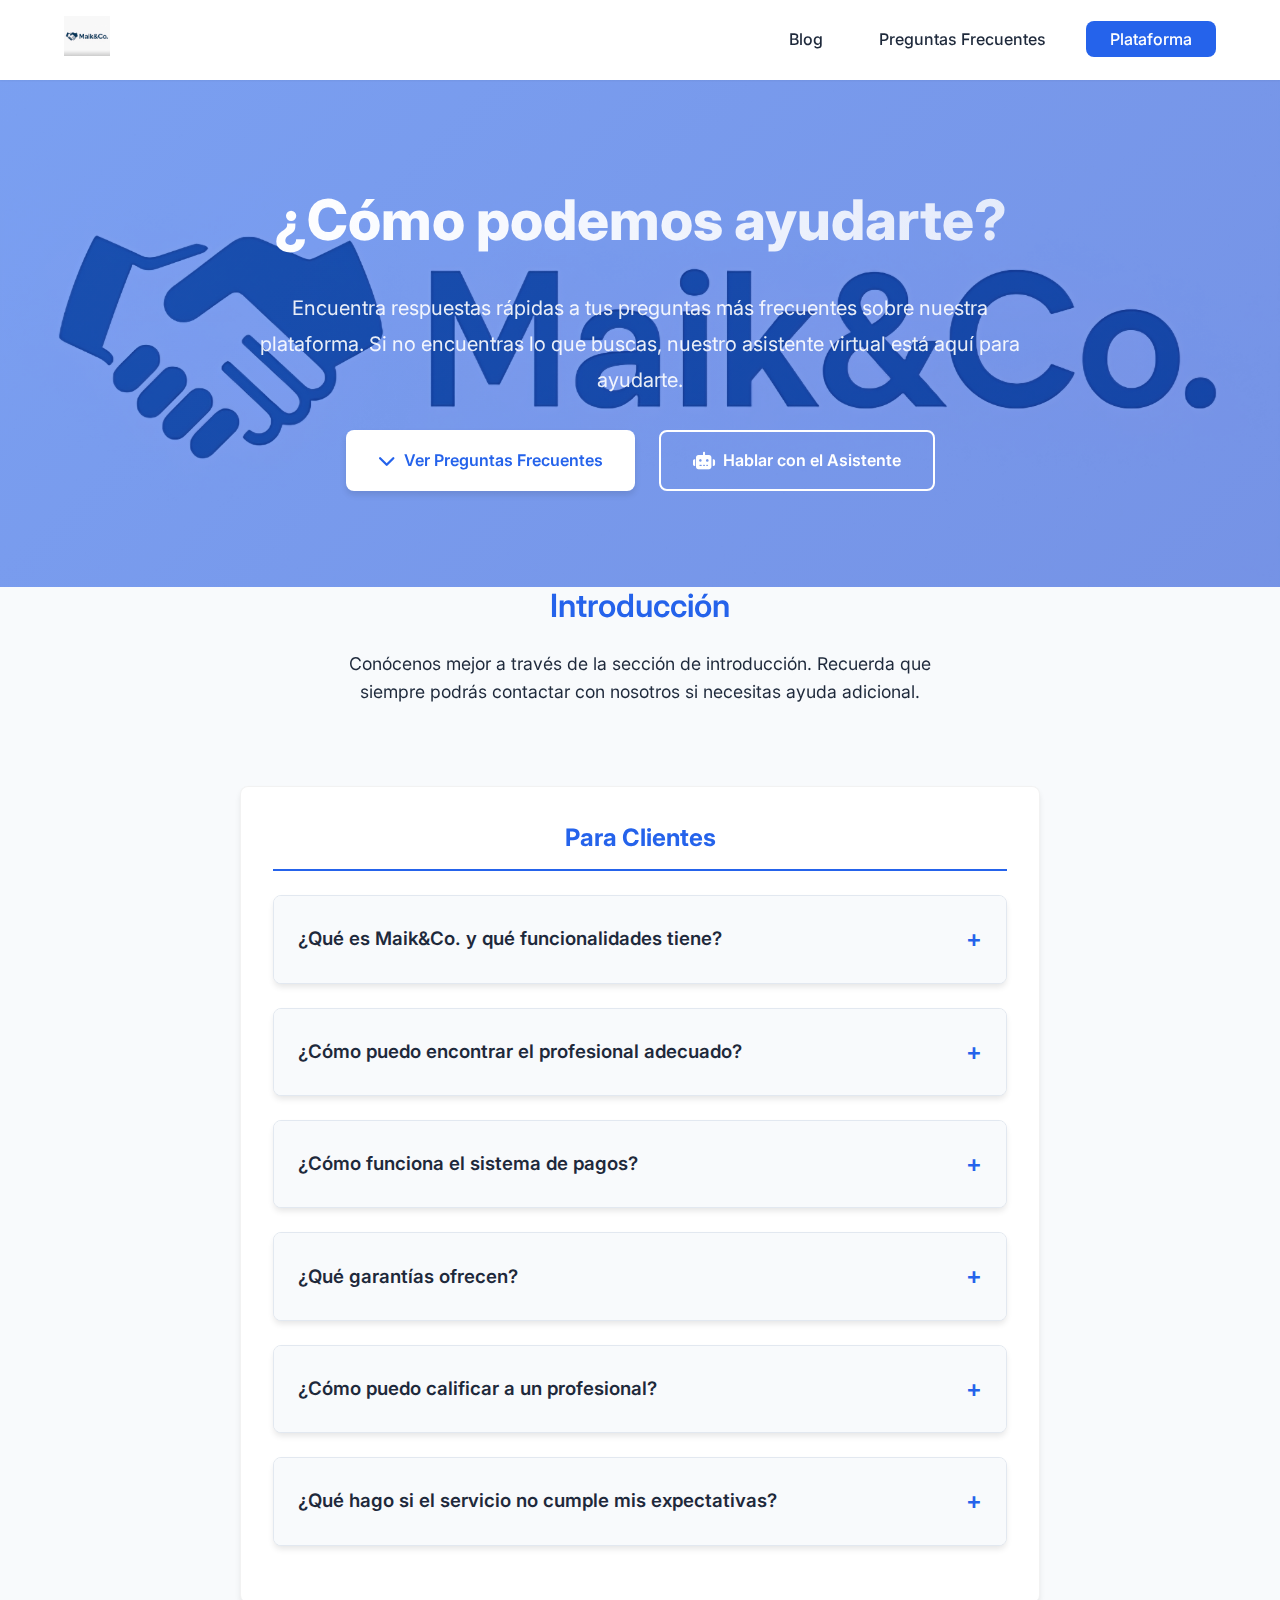
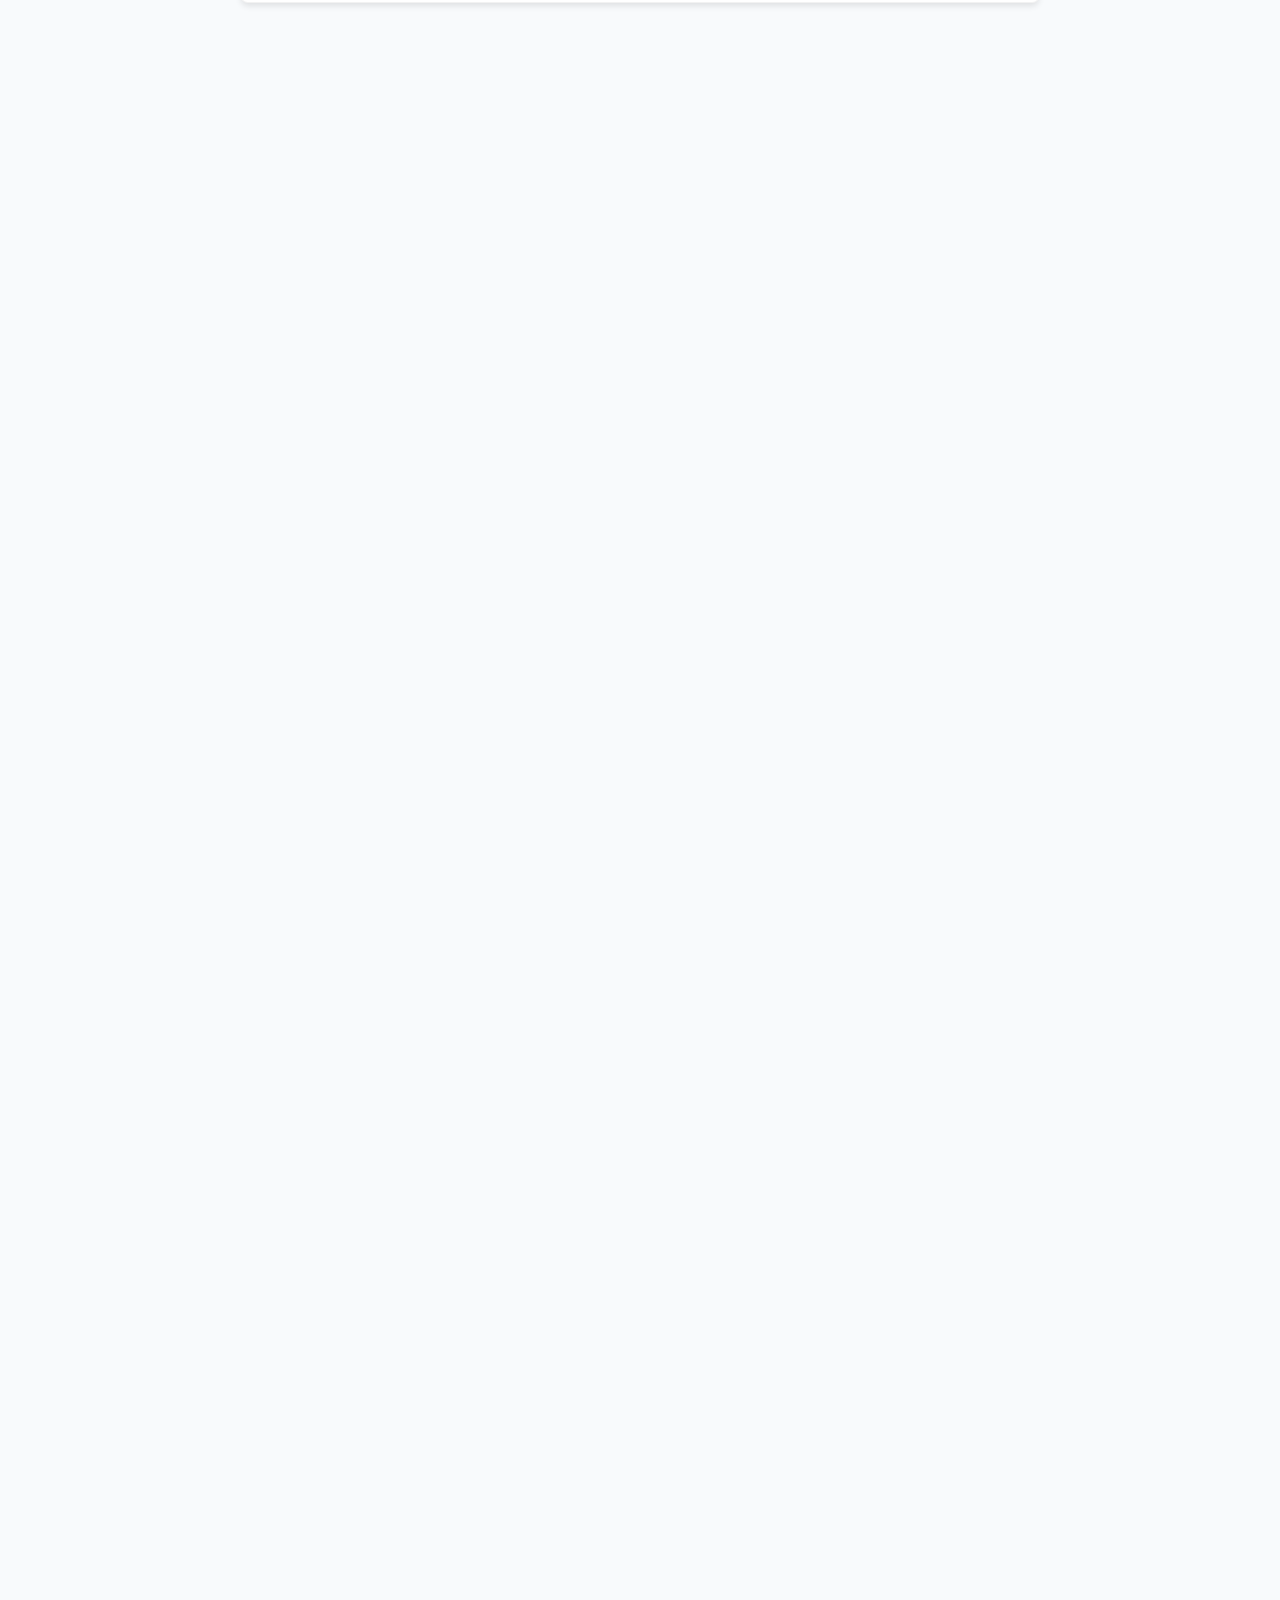
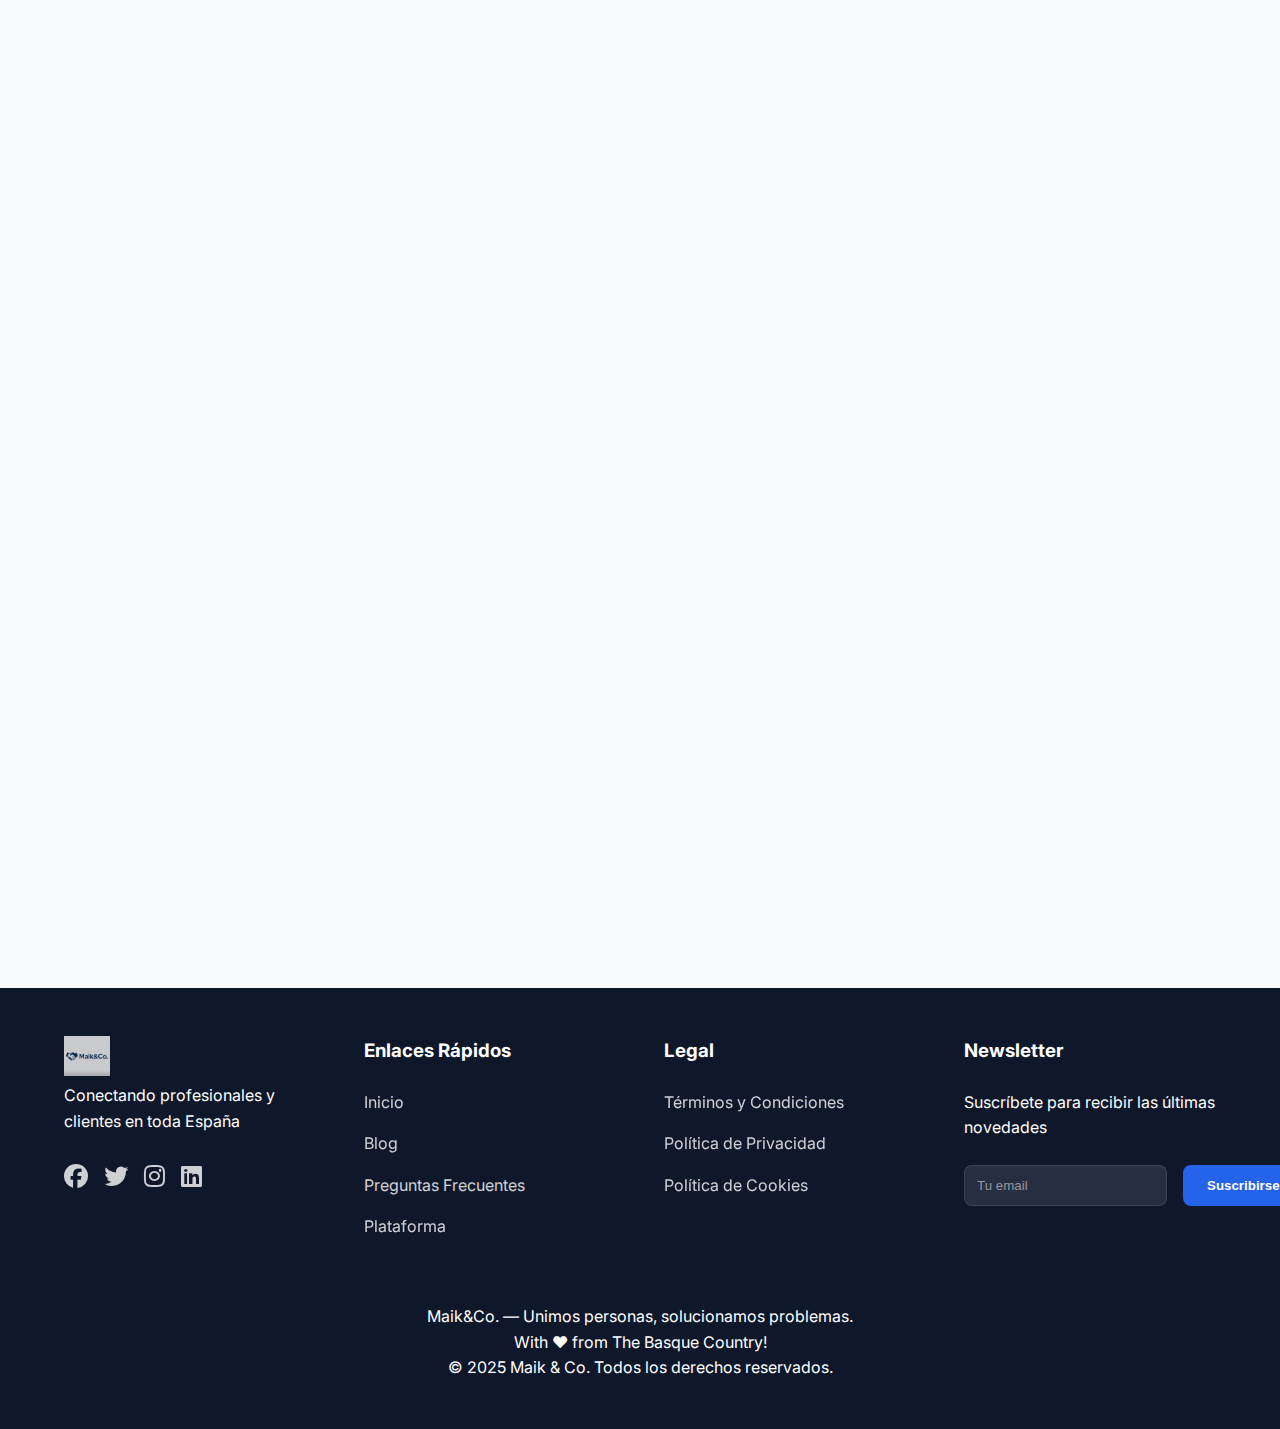
<file: Maik & co._Pagina_web_plataforma/faq.html>
<!DOCTYPE html>
<html lang="es">
<head>
    <meta charset="UTF-8">
    <meta name="viewport" content="width=device-width, initial-scale=1.0">
    <meta name="description" content="Preguntas frecuentes sobre Maik&Co. - Encuentra respuestas a todas tus dudas sobre nuestra plataforma de servicios profesionales.">
    <title>Preguntas Frecuentes - Maik&Co.</title>
    <link rel="icon" type="image/png" href="img/favicon/favicon.png">
    <link rel="apple-touch-icon" href="img/favicon/favicon.png">
    <link rel="stylesheet" href="css/faq.css">
    <link href="https://fonts.googleapis.com/css2?family=Inter:wght@400;500;600;700;800&display=swap" rel="stylesheet">
    <link rel="stylesheet" href="https://cdnjs.cloudflare.com/ajax/libs/font-awesome/6.4.0/css/all.min.css">
    <link href="https://unpkg.com/aos@2.3.1/dist/aos.css" rel="stylesheet">
</head>
<body>
    <!-- Header -->
    <header class="header">
        <div class="container">
            <nav class="nav-container">
                <a href="index.html" class="logo">
                    <img src="img/Logo/Logo.jpg" alt="Maik & Co. Logo">
                </a>
                <ul class="nav-links">
                    <li><a href="blog.html">Blog</a></li>
                    <li><a href="faq.html">Preguntas Frecuentes</a></li>
                    <li><a href="profesional.html" class="btn-primary">Plataforma</a></li>
                </ul>
                <button class="mobile-menu-btn" aria-label="Menú">
                    <span></span>
                    <span></span>
                    <span></span>
                </button>
            </nav>
        </div>
    </header>

    <main>
        <!-- Hero FAQ -->
        <section class="hero hero-faq" aria-labelledby="faq-hero-title">
            <div class="container">
                <div class="hero-content" data-aos="fade-up" data-aos-duration="1000">
                    <h1 id="faq-hero-title">¿Cómo podemos ayudarte?</h1>
                    <p>Encuentra respuestas rápidas a tus preguntas más frecuentes sobre nuestra plataforma. Si no encuentras lo que buscas, nuestro asistente virtual está aquí para ayudarte.</p>
                    <div class="hero-actions" data-aos="fade-up" data-aos-delay="200">
                        <a href="#faq-section" class="btn btn-light">
                            <i class="fas fa-chevron-down"></i>
                            Ver Preguntas Frecuentes
                        </a>
                        <a href="#assistant" class="btn btn-outline-light">
                            <i class="fas fa-robot"></i>
                            Hablar con el Asistente
                        </a>
                    </div>
                </div>
            </div>
        </section>

        <!-- FAQ Section -->
        <section class="section section-light" aria-labelledby="faq-title">
            <div class="container">
                <!-- Introducción -->
                <div class="faq-intro" data-aos="fade-up">
                    <h2>Introducción</h2>
                    <p>Conócenos mejor a través de la sección de introducción. Recuerda que siempre podrás contactar con nosotros si necesitas ayuda adicional.</p>
                </div>

                <div class="faq-grid">
                    <!-- Para Clientes -->
                    <div class="faq-category" data-aos="fade-up">
                        <h2 class="faq-category-title">Para Clientes</h2>
                        <div class="faq-section">
                            <article class="faq-item">
                                <h3 class="faq-question">¿Qué es Maik&Co. y qué funcionalidades tiene?</h3>
                                <div class="faq-answer">
                                    <p>Maik&Co. es una plataforma que conecta profesionales autónomos y pequeños negocios con clientes que buscan servicios de calidad. Nuestras principales funcionalidades incluyen:</p>
                                    <ul>
                                        <li>Búsqueda de profesionales verificados</li>
                                        <li>Sistema de valoraciones y reseñas</li>
                                        <li>Chat integrado para comunicación directa</li>
                                        <li>Gestión de pagos seguros</li>
                                        <li>Panel de control personalizado</li>
                                    </ul>
                                </div>
                            </article>
                            <article class="faq-item">
                                <h3 class="faq-question">¿Cómo puedo encontrar el profesional adecuado?</h3>
                                <div class="faq-answer">
                                    <p>Puedes encontrar el profesional perfecto siguiendo estos pasos:</p>
                                    <ol>
                                        <li>Utiliza nuestro buscador avanzado para filtrar por categoría y ubicación</li>
                                        <li>Revisa los perfiles y valoraciones de los profesionales</li>
                                        <li>Compara precios y disponibilidad</li>
                                        <li>Lee las reseñas de otros clientes</li>
                                        <li>Contacta directamente con el profesional a través de nuestra plataforma</li>
                                    </ol>
                                </div>
                            </article>
                            <article class="faq-item">
                                <h3 class="faq-question">¿Cómo funciona el sistema de pagos?</h3>
                                <div class="faq-answer">
                                    <p>Nuestro sistema de pagos es seguro y transparente:</p>
                                    <ul>
                                        <li>Pago seguro a través de pasarelas certificadas</li>
                                        <li>El dinero se mantiene en garantía hasta la finalización del servicio</li>
                                        <li>Múltiples métodos de pago disponibles</li>
                                        <li>Facturación automática</li>
                                        <li>Protección contra fraudes</li>
                                    </ul>
                                </div>
                            </article>
                            <article class="faq-item">
                                <h3 class="faq-question">¿Qué garantías ofrecen?</h3>
                                <div class="faq-answer">
                                    <p>Ofrecemos varias garantías para tu tranquilidad:</p>
                                    <ul>
                                        <li>Verificación de identidad de todos los profesionales</li>
                                        <li>Seguro de responsabilidad civil</li>
                                        <li>Garantía de satisfacción</li>
                                        <li>Soporte 24/7</li>
                                        <li>Política de devolución en caso de insatisfacción</li>
                                    </ul>
                                </div>
                            </article>
                            <article class="faq-item">
                                <h3 class="faq-question">¿Cómo puedo calificar a un profesional?</h3>
                                <div class="faq-answer">
                                    <p>Después de completar un servicio, podrás calificar al profesional:</p>
                                    <ul>
                                        <li>Valoración del 1 al 5 estrellas</li>
                                        <li>Comentarios detallados sobre el servicio</li>
                                        <li>Valoración de aspectos específicos (puntualidad, calidad, precio)</li>
                                        <li>Posibilidad de añadir fotos (opcional)</li>
                                    </ul>
                                </div>
                            </article>
                            <article class="faq-item">
                                <h3 class="faq-question">¿Qué hago si el servicio no cumple mis expectativas?</h3>
                                <div class="faq-answer">
                                    <p>Si el servicio no cumple con tus expectativas:</p>
                                    <ol>
                                        <li>Contacta inmediatamente con nuestro equipo de soporte</li>
                                        <li>Proporciona detalles del problema y pruebas si las tienes</li>
                                        <li>Nuestro equipo evaluará la situación</li>
                                        <li>Te ofreceremos una solución adecuada</li>
                                        <li>En casos graves, podrás solicitar un reembolso</li>
                                    </ol>
                                </div>
                            </article>
                        </div>
                    </div>

                    <!-- Para Profesionales -->
                    <div class="faq-category" data-aos="fade-up" data-aos-delay="100">
                        <h2 class="faq-category-title">Para Profesionales</h2>
                        <div class="faq-section">
                            <article class="faq-item">
                                <h3 class="faq-question">¿Cómo puedo registrarme como profesional?</h3>
                                <div class="faq-answer">
                                    <p>El proceso de registro es sencillo:</p>
                                    <ol>
                                        <li>Completa el formulario de registro</li>
                                        <li>Sube tus documentos y certificaciones</li>
                                        <li>Espera la verificación (24-48 horas)</li>
                                        <li>Completa tu perfil profesional</li>
                                        <li>¡Comienza a recibir clientes!</li>
                                    </ol>
                                </div>
                            </article>
                            <article class="faq-item">
                                <h3 class="faq-question">¿Qué herramientas de gestión ofrecen?</h3>
                                <div class="faq-answer">
                                    <p>Nuestras herramientas de gestión incluyen:</p>
                                    <ul>
                                        <li>Calendario de citas integrado</li>
                                        <li>Gestión de clientes y contactos</li>
                                        <li>Sistema de facturación automática</li>
                                        <li>Estadísticas y análisis de rendimiento</li>
                                        <li>Chat integrado con los clientes</li>
                                    </ul>
                                </div>
                            </article>
                            <article class="faq-item">
                                <h3 class="faq-question">¿Cómo funciona el sistema de valoraciones?</h3>
                                <div class="faq-answer">
                                    <p>El sistema de valoraciones es transparente y justo:</p>
                                    <ul>
                                        <li>Los clientes pueden valorar después de cada servicio</li>
                                        <li>Se consideran múltiples aspectos del servicio</li>
                                        <li>Las valoraciones son verificadas</li>
                                        <li>Puedes responder a las reseñas</li>
                                        <li>Las valoraciones negativas pueden ser revisadas</li>
                                    </ul>
                                </div>
                            </article>
                            <article class="faq-item">
                                <h3 class="faq-question">¿Qué comisiones cobran?</h3>
                                <div class="faq-answer">
                                    <p>Nuestras comisiones son transparentes y competitivas:</p>
                                    <ul>
                                        <li>Comisión base del 15% por servicio</li>
                                        <li>Descuentos por volumen de servicios</li>
                                        <li>Sin costes ocultos</li>
                                        <li>Pagos semanales automáticos</li>
                                        <li>Facturación detallada</li>
                                    </ul>
                                </div>
                            </article>
                            <article class="faq-item">
                                <h3 class="faq-question">¿Cómo puedo destacar mi perfil?</h3>
                                <div class="faq-answer">
                                    <p>Para destacar tu perfil profesional:</p>
                                    <ul>
                                        <li>Completa toda la información de tu perfil</li>
                                        <li>Añade fotos de calidad de tus trabajos</li>
                                        <li>Mantén tus certificaciones actualizadas</li>
                                        <li>Responde rápidamente a las consultas</li>
                                        <li>Mantén buenas valoraciones</li>
                                    </ul>
                                </div>
                            </article>
                            <article class="faq-item">
                                <h3 class="faq-question">¿Qué requisitos necesito para registrarme?</h3>
                                <div class="faq-answer">
                                    <p>Los requisitos básicos son:</p>
                                    <ul>
                                        <li>Documentación de identidad válida</li>
                                        <li>Certificaciones profesionales (si aplica)</li>
                                        <li>Seguro de responsabilidad civil</li>
                                        <li>Cuenta bancaria para recibir pagos</li>
                                        <li>Disponibilidad para servicios</li>
                                    </ul>
                                </div>
                            </article>
                        </div>
                    </div>

                    <!-- Seguridad y Privacidad -->
                    <div class="faq-category" data-aos="fade-up" data-aos-delay="200">
                        <h2 class="faq-category-title">Seguridad y Privacidad</h2>
                        <div class="faq-section">
                            <article class="faq-item">
                                <h3 class="faq-question">¿Cómo protegen mis datos personales?</h3>
                                <div class="faq-answer">
                                    <p>Tu privacidad es nuestra prioridad. Utilizamos:</p>
                                    <ul>
                                        <li>Encriptación de datos de extremo a extremo</li>
                                        <li>Almacenamiento seguro en servidores certificados</li>
                                        <li>Cumplimiento con RGPD y LOPD</li>
                                        <li>Políticas estrictas de privacidad</li>
                                    </ul>
                                </div>
                            </article>
                            <article class="faq-item">
                                <h3 class="faq-question">¿Los pagos son seguros?</h3>
                                <div class="faq-answer">
                                    <p>Sí, todos los pagos se procesan a través de pasarelas de pago certificadas y encriptadas. Además, ofrecemos:</p>
                                    <ul>
                                        <li>Protección contra fraudes</li>
                                        <li>Garantía de devolución</li>
                                        <li>Seguro de responsabilidad civil</li>
                                        <li>Soporte 24/7 para incidencias</li>
                                    </ul>
                                </div>
                            </article>
                            <article class="faq-item">
                                <h3 class="faq-question">¿Cómo puedo gestionar mi privacidad?</h3>
                                <div class="faq-answer">
                                    <p>Puedes gestionar tu privacidad de varias formas:</p>
                                    <ul>
                                        <li>Ajustar la visibilidad de tu perfil</li>
                                        <li>Controlar qué información se muestra</li>
                                        <li>Gestionar permisos de datos</li>
                                        <li>Solicitar eliminación de datos</li>
                                    </ul>
                                </div>
                            </article>
                            <article class="faq-item">
                                <h3 class="faq-question">¿Qué medidas de seguridad tienen?</h3>
                                <div class="faq-answer">
                                    <p>Implementamos múltiples medidas de seguridad:</p>
                                    <ul>
                                        <li>Autenticación de dos factores</li>
                                        <li>Monitoreo de actividad sospechosa</li>
                                        <li>Backups regulares de datos</li>
                                        <li>Certificados SSL de alta seguridad</li>
                                    </ul>
                                </div>
                            </article>
                        </div>
                    </div>

                    <!-- Servicios y Categorías -->
                    <div class="faq-category" data-aos="fade-up" data-aos-delay="300">
                        <h2 class="faq-category-title">Servicios y Categorías</h2>
                        <div class="faq-section">
                            <article class="faq-item">
                                <h3 class="faq-question">¿Qué tipos de servicios ofrecen?</h3>
                                <div class="faq-answer">
                                    <p>Ofrecemos una amplia gama de servicios:</p>
                                    <ul>
                                        <li>Servicios del hogar (limpieza, reparaciones)</li>
                                        <li>Profesionales técnicos (electricistas, fontaneros)</li>
                                        <li>Belleza y bienestar (peluquería, masajes)</li>
                                        <li>Educación y formación (clases particulares)</li>
                                        <li>Servicios empresariales (contabilidad, marketing)</li>
                                    </ul>
                                </div>
                            </article>
                            <article class="faq-item">
                                <h3 class="faq-question">¿Cómo se seleccionan las categorías?</h3>
                                <div class="faq-answer">
                                    <p>Las categorías se seleccionan basándose en:</p>
                                    <ul>
                                        <li>Demanda del mercado</li>
                                        <li>Necesidades de los usuarios</li>
                                        <li>Tendencias actuales</li>
                                        <li>Feedback de la comunidad</li>
                                    </ul>
                                </div>
                            </article>
                            <article class="faq-item">
                                <h3 class="faq-question">¿Puedo solicitar un servicio personalizado?</h3>
                                <div class="faq-answer">
                                    <p>Sí, ofrecemos servicios personalizados:</p>
                                    <ul>
                                        <li>Contacta con nuestro equipo</li>
                                        <li>Describe tus necesidades específicas</li>
                                        <li>Te conectaremos con profesionales adecuados</li>
                                        <li>Recibirás un presupuesto personalizado</li>
                                    </ul>
                                </div>
                            </article>
                        </div>
                    </div>
                </div>

                <!-- Asistente Virtual -->
                <div class="assistant-section" data-aos="fade-up">
                    <div class="assistant-container">
                        <div class="assistant-header">
                            <h2>¿Necesitas ayuda?</h2>
                            <p>Nuestro asistente virtual está aquí para ayudarte</p>
                        </div>
                        <div class="assistant-chat">
                            <div class="chat-messages" id="chat-messages">
                                <div class="message assistant">
                                    <p>¡Hola! Soy el asistente virtual de Maik&Co. ¿En qué puedo ayudarte hoy?</p>
                                </div>
                            </div>
                            <div class="chat-input-container">
                                <input type="text" id="user-input" placeholder="Escribe tu pregunta aquí..." aria-label="Escribe tu pregunta">
                                <button class="btn btn-primary" id="send-message" aria-label="Enviar mensaje">
                                    <i class="fas fa-paper-plane"></i>
                                </button>
                            </div>
                        </div>
                        <div class="assistant-footer">
                            <p>Si el asistente no puede resolver tu duda, contacta con nuestro equipo de soporte:</p>
                            <a href="mailto:soporte@maikco.com" class="btn btn-secondary">
                                <i class="fas fa-envelope"></i> Contactar Soporte
                            </a>
                        </div>
                    </div>
                </div>
            </div>
        </section>
    </main>

    <!-- Footer -->
    <footer class="footer">
        <div class="container">
            <div class="footer-grid">
                <div class="footer-links">
                    <a href="index.html" class="logo">
                        <img src="img/Logo/Logo.jpg" alt="Maik & Co. Logo">
                    </a>
                    <p>Conectando profesionales y clientes en toda España</p>
                    <div class="social-links">
                        <a href="#" aria-label="Facebook"><i class="fab fa-facebook"></i></a>
                        <a href="#" aria-label="Twitter"><i class="fab fa-twitter"></i></a>
                        <a href="#" aria-label="Instagram"><i class="fab fa-instagram"></i></a>
                        <a href="#" aria-label="LinkedIn"><i class="fab fa-linkedin"></i></a>
                    </div>
                </div>
                
                <div class="footer-links">
                    <h3>Enlaces Rápidos</h3>
                    <ul>
                        <li><a href="index.html">Inicio</a></li>
                        <li><a href="blog.html" target="_blank">Blog</a></li>
                        <li><a href="faq.html">Preguntas Frecuentes</a></li>
                        <li><a href="plataforma.html">Plataforma</a></li>
                    </ul>
                </div>
                
                <div class="footer-links">
                    <h3>Legal</h3>
                    <ul>
                        <li><a href="terminos.html">Términos y Condiciones</a></li>
                        <li><a href="privacidad.html">Política de Privacidad</a></li>
                        <li><a href="cookies.html">Política de Cookies</a></li>
                    </ul>
                </div>
                
                <div class="footer-links">
                    <h3>Newsletter</h3>
                    <p>Suscríbete para recibir las últimas novedades</p>
                    <form class="newsletter-form">
                        <input type="email" placeholder="Tu email" required>
                        <button type="submit" class="btn btn-primary">Suscribirse</button>
                    </form>
                </div>
            </div>
            <div class="text-center mt-4">
                <p>Maik&Co. — Unimos personas, solucionamos problemas.</p>
                <p>With ♥ from The Basque Country!</p>
                <p>&copy; 2025 Maik & Co. Todos los derechos reservados.</p>
            </div>
        </div>
    </footer>

    <script src="https://unpkg.com/aos@2.3.1/dist/aos.js"></script>
    <script src="js/main.js"></script>
    <script src="js/faq.js"></script>
</body>
</html>
</file>
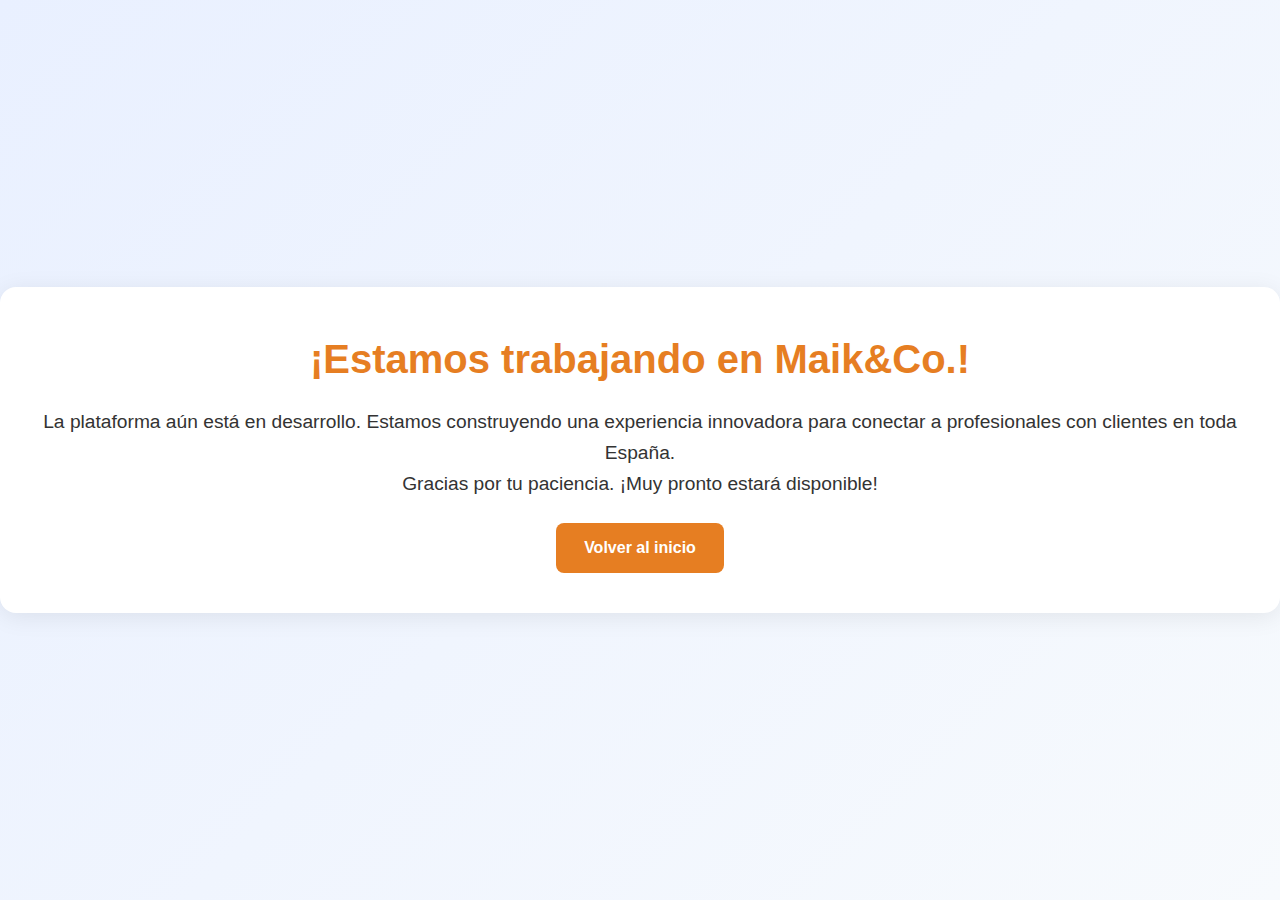
<file: Maik & co._Pagina_web_plataforma/login-profesional.html>
<!DOCTYPE html>
<html lang="es">
<head>
    <meta charset="UTF-8">
    <meta name="viewport" content="width=device-width, initial-scale=1.0">
    <title>Iniciar sesión profesional | Maik&Co.</title>
    <link rel="stylesheet" href="css/login.css">
    <link rel="icon" type="image/png" href="img/favicon/favicon.png">
    <link rel="stylesheet" href="https://cdnjs.cloudflare.com/ajax/libs/font-awesome/6.4.0/css/all.min.css">
</head>
<body>
    <script>window.location.href = 'mantenimiento.html';</script>
    <main class="login-main logo-bg">
        <section class="registro-section">
            <h1>Iniciar sesión profesional</h1>
            <form class="login-form registro-form">
                <div class="input-icon">
                    <i class="fas fa-envelope"></i>
                    <input type="email" id="email" name="email" placeholder="Correo electrónico" required>
                </div>
                <div class="input-icon">
                    <i class="fas fa-lock"></i>
                    <input type="password" id="password" name="password" placeholder="Contraseña" required>
                </div>
                <button type="submit" class="btn btn-primary">Entrar</button>
            </form>
            <a href="registro-profesional.html" class="login-link">¿No tienes cuenta? Regístrate aquí</a>
        </section>
    </main>
    <footer>
        <p>&copy; 2024 Maik&Co. Todos los derechos reservados.</p>
    </footer>
</body>
</html>
</file>
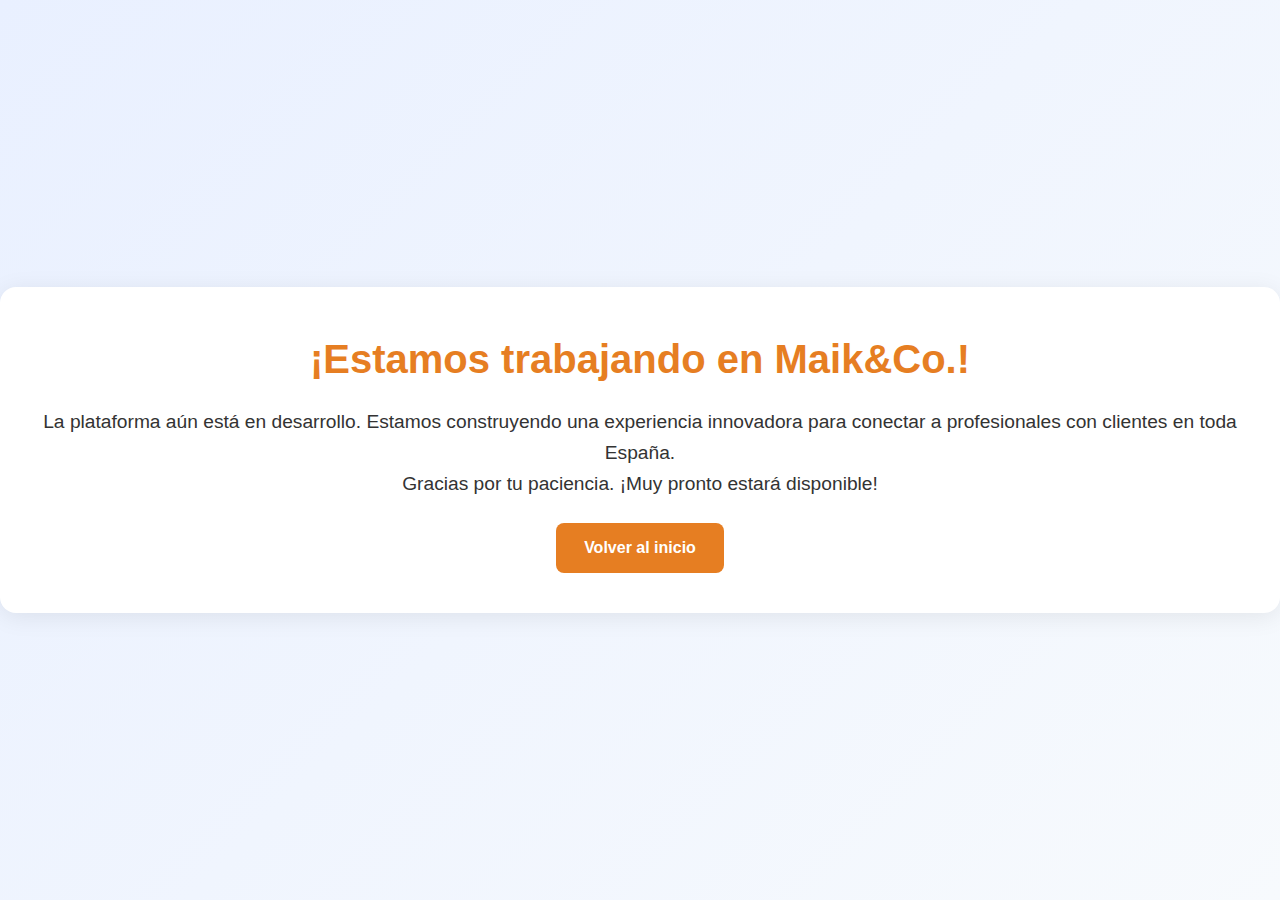
<file: Maik & co._Pagina_web_plataforma/mantenimiento.html>
<!DOCTYPE html>
<html lang="es">
<head>
    <meta charset="UTF-8">
    <meta name="viewport" content="width=device-width, initial-scale=1.0">
    <title>En mantenimiento - Maik & co.</title>
    <link rel="stylesheet" href="css/styles.css">
    <style>
        body {
            display: flex;
            flex-direction: column;
            align-items: center;
            justify-content: center;
            height: 100vh;
            background-color: #f8f8f8;
            font-family: 'Segoe UI', Tahoma, Geneva, Verdana, sans-serif;
        }
        .mantenimiento-container {
            background: #fff;
            padding: 40px 30px;
            border-radius: 16px;
            box-shadow: 0 4px 24px rgba(0,0,0,0.08);
            text-align: center;
        }
        .mantenimiento-container h1 {
            font-size: 2.5rem;
            color: #e67e22;
            margin-bottom: 16px;
        }
        .mantenimiento-container p {
            font-size: 1.2rem;
            color: #333;
            margin-bottom: 24px;
        }
        .mantenimiento-container a {
            display: inline-block;
            padding: 12px 28px;
            background: #e67e22;
            color: #fff;
            border-radius: 8px;
            text-decoration: none;
            font-weight: bold;
            transition: background 0.2s;
        }
        .mantenimiento-container a:hover {
            background: #cf711f;
        }
    </style>
</head>
<body>
    <div class="mantenimiento-container">
        <h1>¡Estamos trabajando en Maik&Co.!</h1>
        <p>La plataforma aún está en desarrollo. Estamos construyendo una experiencia innovadora para conectar a profesionales con clientes en toda España.<br>
        Gracias por tu paciencia. ¡Muy pronto estará disponible!</p>
        <a href="index.html">Volver al inicio</a>
    </div>    
</body>
</html>
</file>
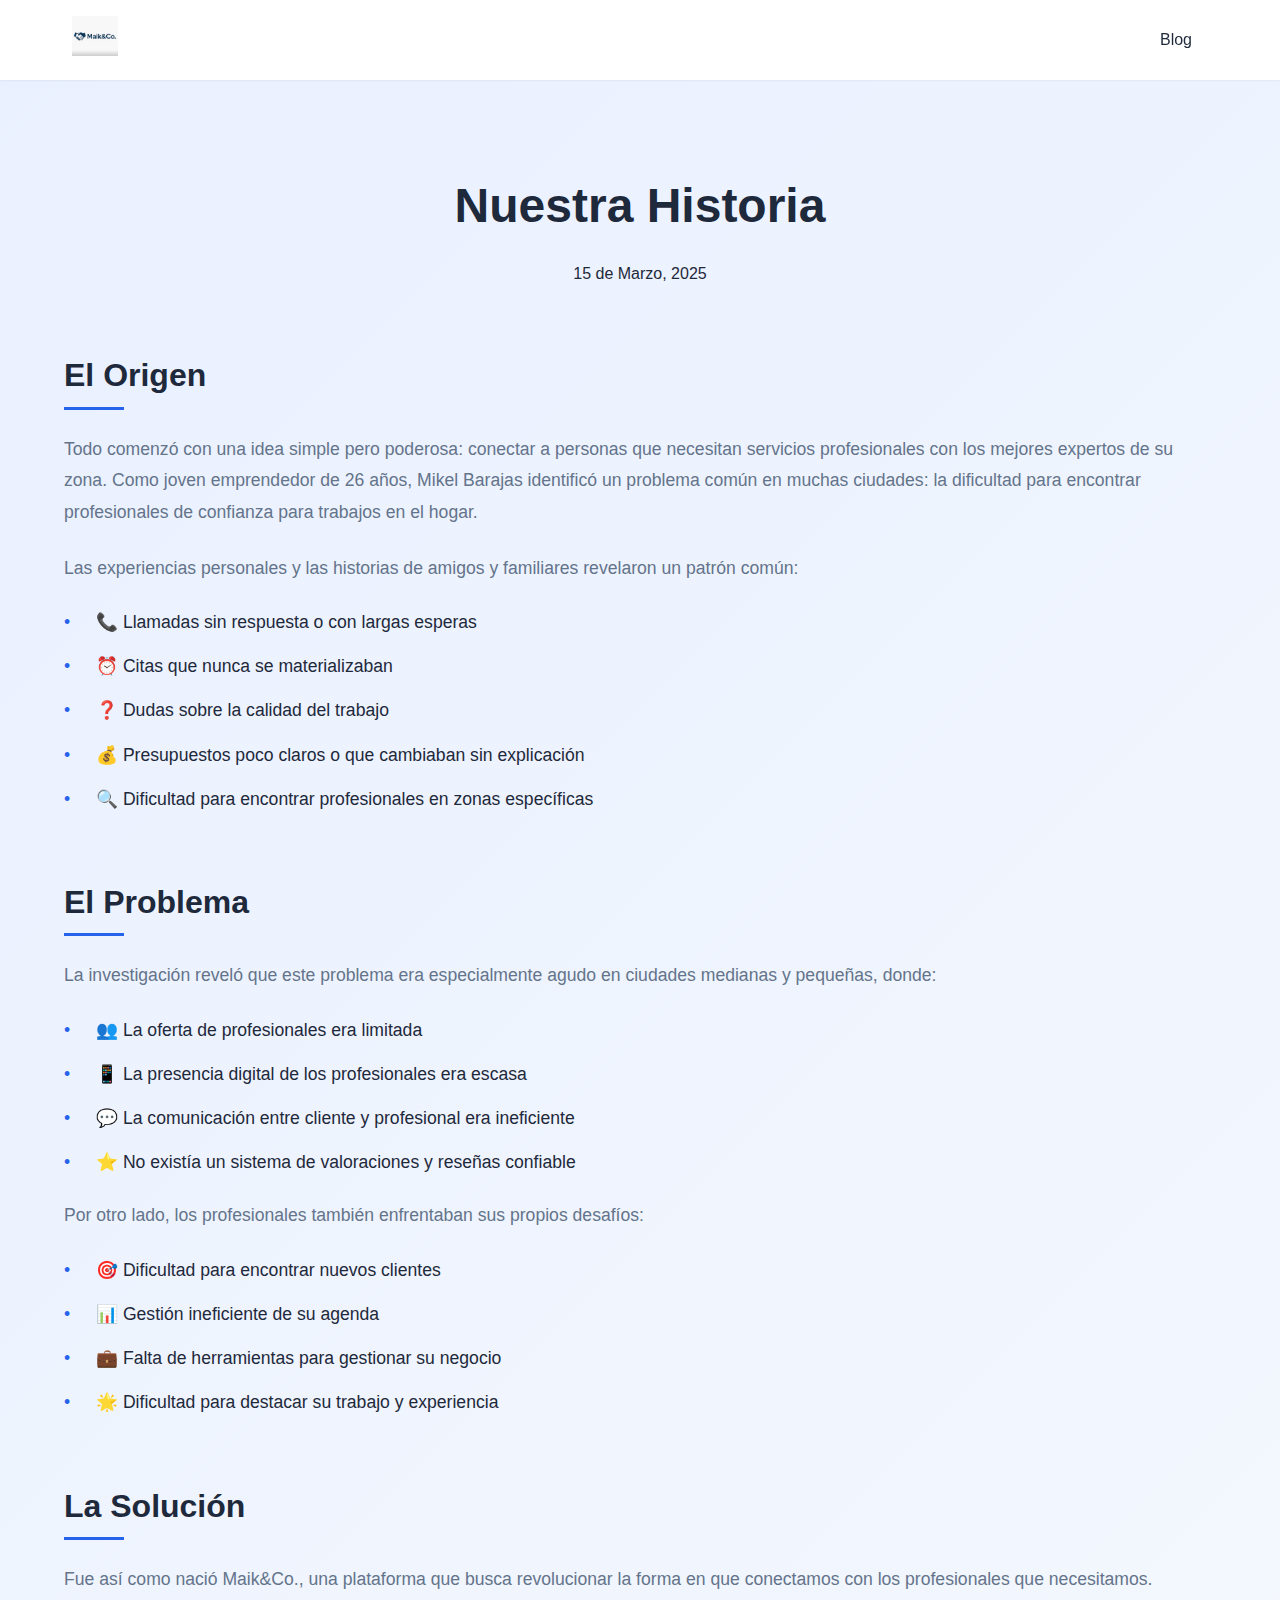
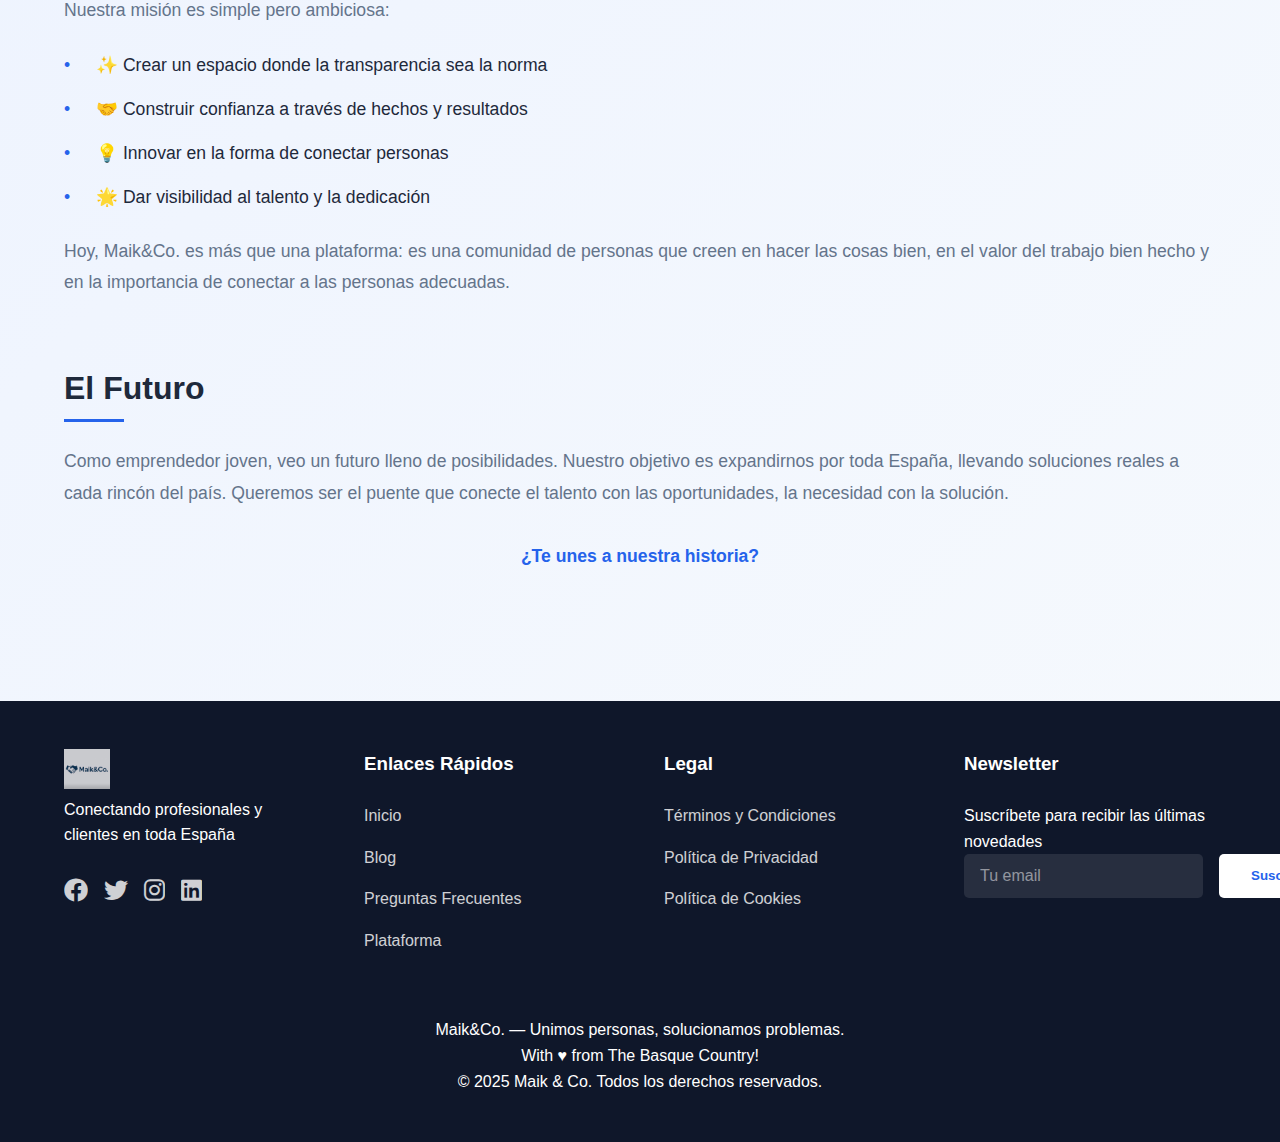
<file: Maik & co._Pagina_web_plataforma/nuestra-historia.html>
<!DOCTYPE html>
<html lang="es">
<head>
    <meta charset="UTF-8">
    <meta name="viewport" content="width=device-width, initial-scale=1.0">
    <title>Nuestra Historia - Maik & Co.</title>
    <link rel="icon" type="image/x-icon" href="img/Logo/Logo.jpg">
    <link rel="preconnect" href="https://fonts.googleapis.com">
    <link rel="preconnect" href="https://fonts.gstatic.com" crossorigin>
    <link href="https://fonts.googleapis.com/css2?family=Inter:wght@400;500;600;700;800&display=swap" rel="stylesheet">
    <link rel="stylesheet" href="https://cdnjs.cloudflare.com/ajax/libs/font-awesome/6.0.0/css/all.min.css">
    <link rel="stylesheet" href="css/styles.css">
    <link rel="stylesheet" href="css/blog.css">
    <link rel="stylesheet" href="css/nuestra-historia.css">
</head>
<body>
    <!-- Header -->
    <header class="header">
        <nav class="nav-container">
            <a href="index.html" class="logo">
                <img src="img/Logo/Logo.jpg" alt="Maik & Co. Logo">
            </a>
            <button class="mobile-menu-btn" aria-label="Menú">
                <span></span>
                <span></span>
                <span></span>
            </button>
            <ul class="nav-links">
                <li><a href="blog.html" target="_blank">Blog</a></li>
            </ul>
        </nav>
    </header>

    <main>
        <article class="historia-completa">
            <div class="container">
                <div class="historia-header">
                    <h1>Nuestra Historia</h1>
                    <p class="historia-date">15 de Marzo, 2025</p>
                </div>

                <div class="historia-contenido">
                    <section class="historia-seccion">
                        <h2>El Origen</h2>
                        <p>Todo comenzó con una idea simple pero poderosa: conectar a personas que necesitan servicios profesionales con los mejores expertos de su zona. Como joven emprendedor de 26 años, Mikel Barajas identificó un problema común en muchas ciudades: la dificultad para encontrar profesionales de confianza para trabajos en el hogar.</p>
                        
                        <p>Las experiencias personales y las historias de amigos y familiares revelaron un patrón común:</p>
                        
                        <ul class="historia-lista">
                            <li>📞 Llamadas sin respuesta o con largas esperas</li>
                            <li>⏰ Citas que nunca se materializaban</li>
                            <li>❓ Dudas sobre la calidad del trabajo</li>
                            <li>💰 Presupuestos poco claros o que cambiaban sin explicación</li>
                            <li>🔍 Dificultad para encontrar profesionales en zonas específicas</li>
                        </ul>
                    </section>

                    <section class="historia-seccion">
                        <h2>El Problema</h2>
                        <p>La investigación reveló que este problema era especialmente agudo en ciudades medianas y pequeñas, donde:</p>
                        
                        <ul class="historia-lista">
                            <li>👥 La oferta de profesionales era limitada</li>
                            <li>📱 La presencia digital de los profesionales era escasa</li>
                            <li>💬 La comunicación entre cliente y profesional era ineficiente</li>
                            <li>⭐ No existía un sistema de valoraciones y reseñas confiable</li>
                        </ul>

                        <p>Por otro lado, los profesionales también enfrentaban sus propios desafíos:</p>
                        
                        <ul class="historia-lista">
                            <li>🎯 Dificultad para encontrar nuevos clientes</li>
                            <li>📊 Gestión ineficiente de su agenda</li>
                            <li>💼 Falta de herramientas para gestionar su negocio</li>
                            <li>🌟 Dificultad para destacar su trabajo y experiencia</li>
                        </ul>
                    </section>

                    <section class="historia-seccion">
                        <h2>La Solución</h2>
                        <p>Fue así como nació Maik&Co., una plataforma que busca revolucionar la forma en que conectamos con los profesionales que necesitamos. Nuestra misión es simple pero ambiciosa:</p>
                        
                        <ul class="historia-lista">
                            <li>✨ Crear un espacio donde la transparencia sea la norma</li>
                            <li>🤝 Construir confianza a través de hechos y resultados</li>
                            <li>💡 Innovar en la forma de conectar personas</li>
                            <li>🌟 Dar visibilidad al talento y la dedicación</li>
                        </ul>

                        <p>Hoy, Maik&Co. es más que una plataforma: es una comunidad de personas que creen en hacer las cosas bien, en el valor del trabajo bien hecho y en la importancia de conectar a las personas adecuadas.</p>
                    </section>

                    <section class="historia-seccion">
                        <h2>El Futuro</h2>
                        <p>Como emprendedor joven, veo un futuro lleno de posibilidades. Nuestro objetivo es expandirnos por toda España, llevando soluciones reales a cada rincón del país. Queremos ser el puente que conecte el talento con las oportunidades, la necesidad con la solución.</p>

                        <p class="historia-cta">¿Te unes a nuestra historia?</p>
                    </section>
                </div>
            </div>
        </article>
    </main>

    <!-- Footer -->
    <footer class="footer">
        <div class="container">
            <div class="footer-grid">
                <div class="footer-links">
                    <a href="index.html" class="logo">
                        <img src="img/Logo/Logo.jpg" alt="Maik & Co. Logo">
                    </a>
                    <p>Conectando profesionales y clientes en toda España</p>
                    <div class="social-links">
                        <a href="#" aria-label="Facebook"><i class="fab fa-facebook"></i></a>
                        <a href="#" aria-label="Twitter"><i class="fab fa-twitter"></i></a>
                        <a href="#" aria-label="Instagram"><i class="fab fa-instagram"></i></a>
                        <a href="#" aria-label="LinkedIn"><i class="fab fa-linkedin"></i></a>
                    </div>
                </div>
                
                <div class="footer-links">
                    <h3>Enlaces Rápidos</h3>
                    <ul>
                        <li><a href="index.html">Inicio</a></li>
                        <li><a href="blog.html" target="_blank">Blog</a></li>
                        <li><a href="faq.html">Preguntas Frecuentes</a></li>
                        <li><a href="plataforma.html">Plataforma</a></li>
                    </ul>
                </div>
                
                <div class="footer-links">
                    <h3>Legal</h3>
                    <ul>
                        <li><a href="terminos.html">Términos y Condiciones</a></li>
                        <li><a href="privacidad.html">Política de Privacidad</a></li>
                        <li><a href="cookies.html">Política de Cookies</a></li>
                    </ul>
                </div>
                
                <div class="footer-links">
                    <h3>Newsletter</h3>
                    <p>Suscríbete para recibir las últimas novedades</p>
                    <form class="newsletter-form">
                        <input type="email" placeholder="Tu email" required>
                        <button type="submit" class="btn btn-primary">Suscribirse</button>
                    </form>
                </div>
            </div>
            <div class="text-center mt-4">
                <p>Maik&Co. — Unimos personas, solucionamos problemas.</p>
                <p>With ♥ from The Basque Country!</p>
                <p>&copy; 2025 Maik & Co. Todos los derechos reservados.</p>
            </div>
        </div>
    </footer>

    <script>
        document.addEventListener('DOMContentLoaded', function() {
            // Menú móvil
            const mobileMenuBtn = document.querySelector('.mobile-menu-btn');
            const navLinks = document.querySelector('.nav-links');
            
            mobileMenuBtn.addEventListener('click', function() {
                navLinks.classList.toggle('active');
            });

            // Cerrar menú al hacer clic en un enlace
            document.querySelectorAll('.nav-links a').forEach(link => {
                link.addEventListener('click', () => {
                    navLinks.classList.remove('active');
                });
            });
        });
    </script>
</body>
</html>
</file>
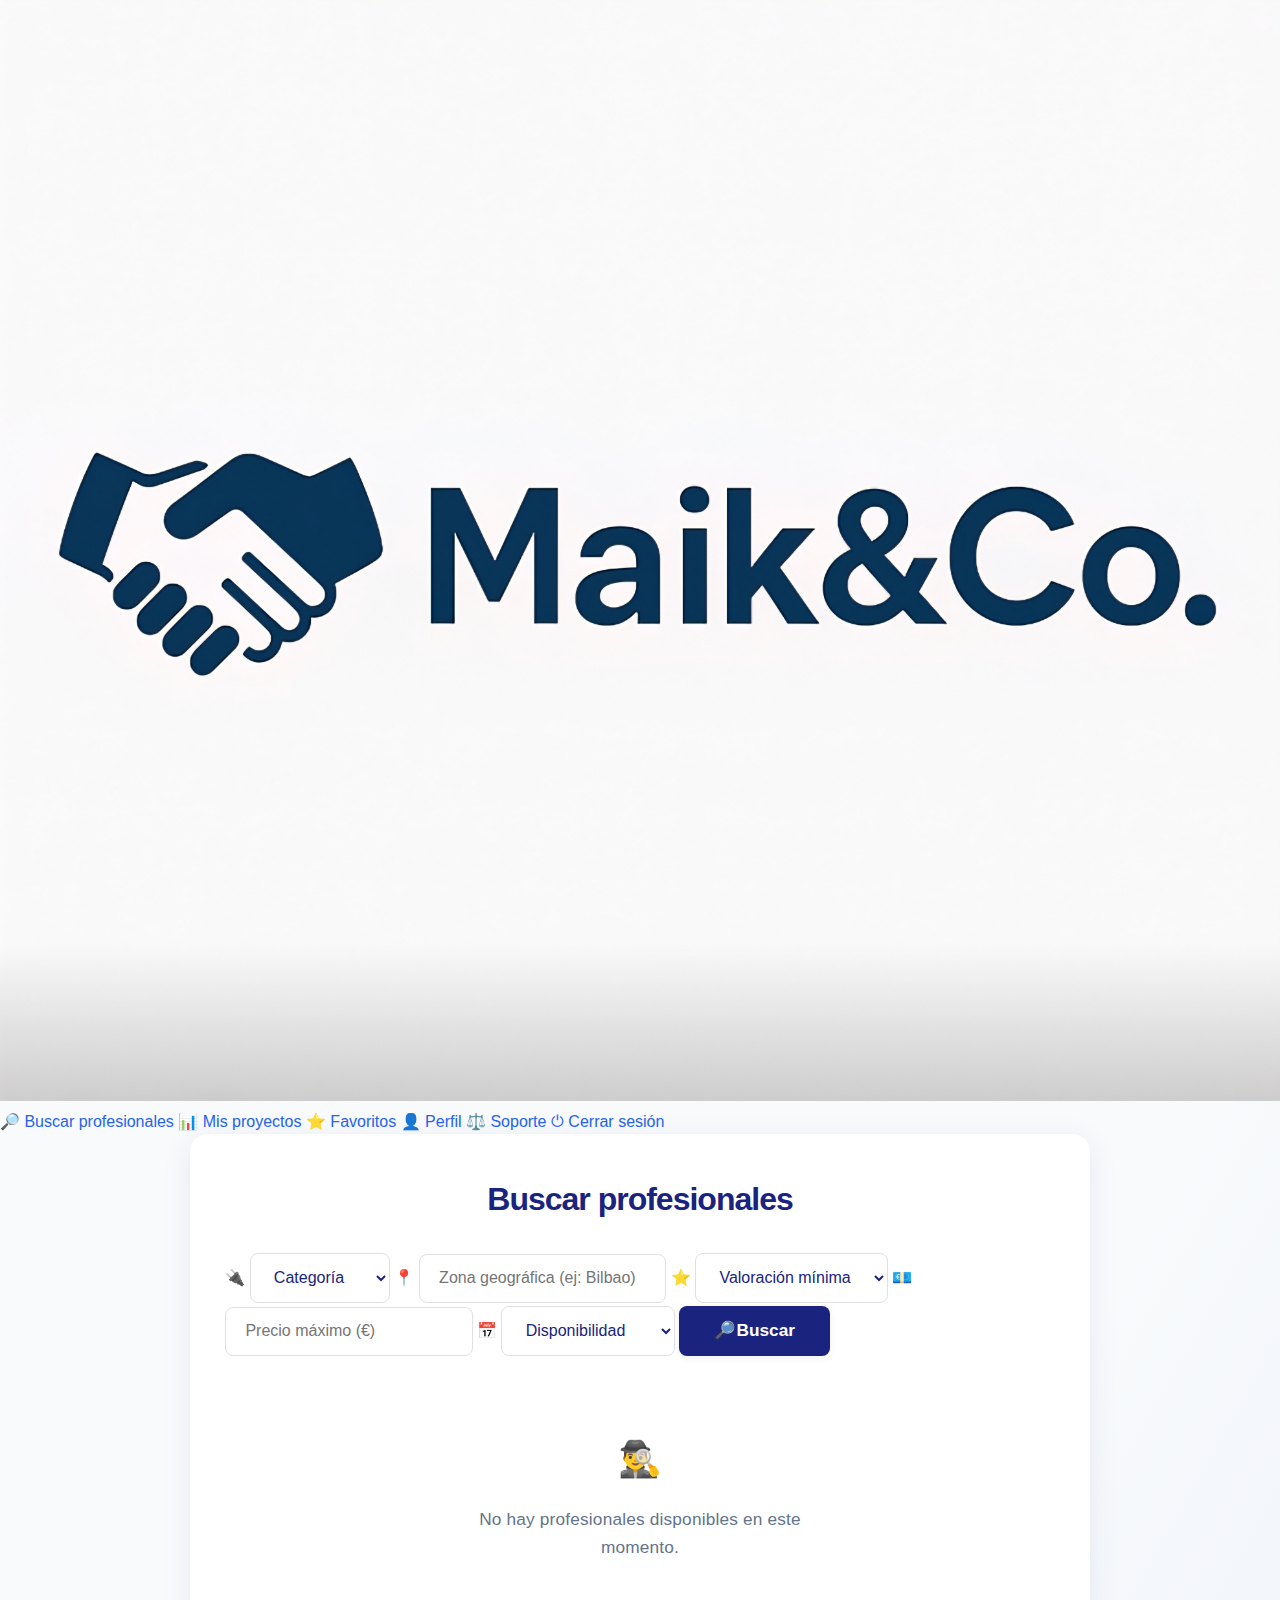
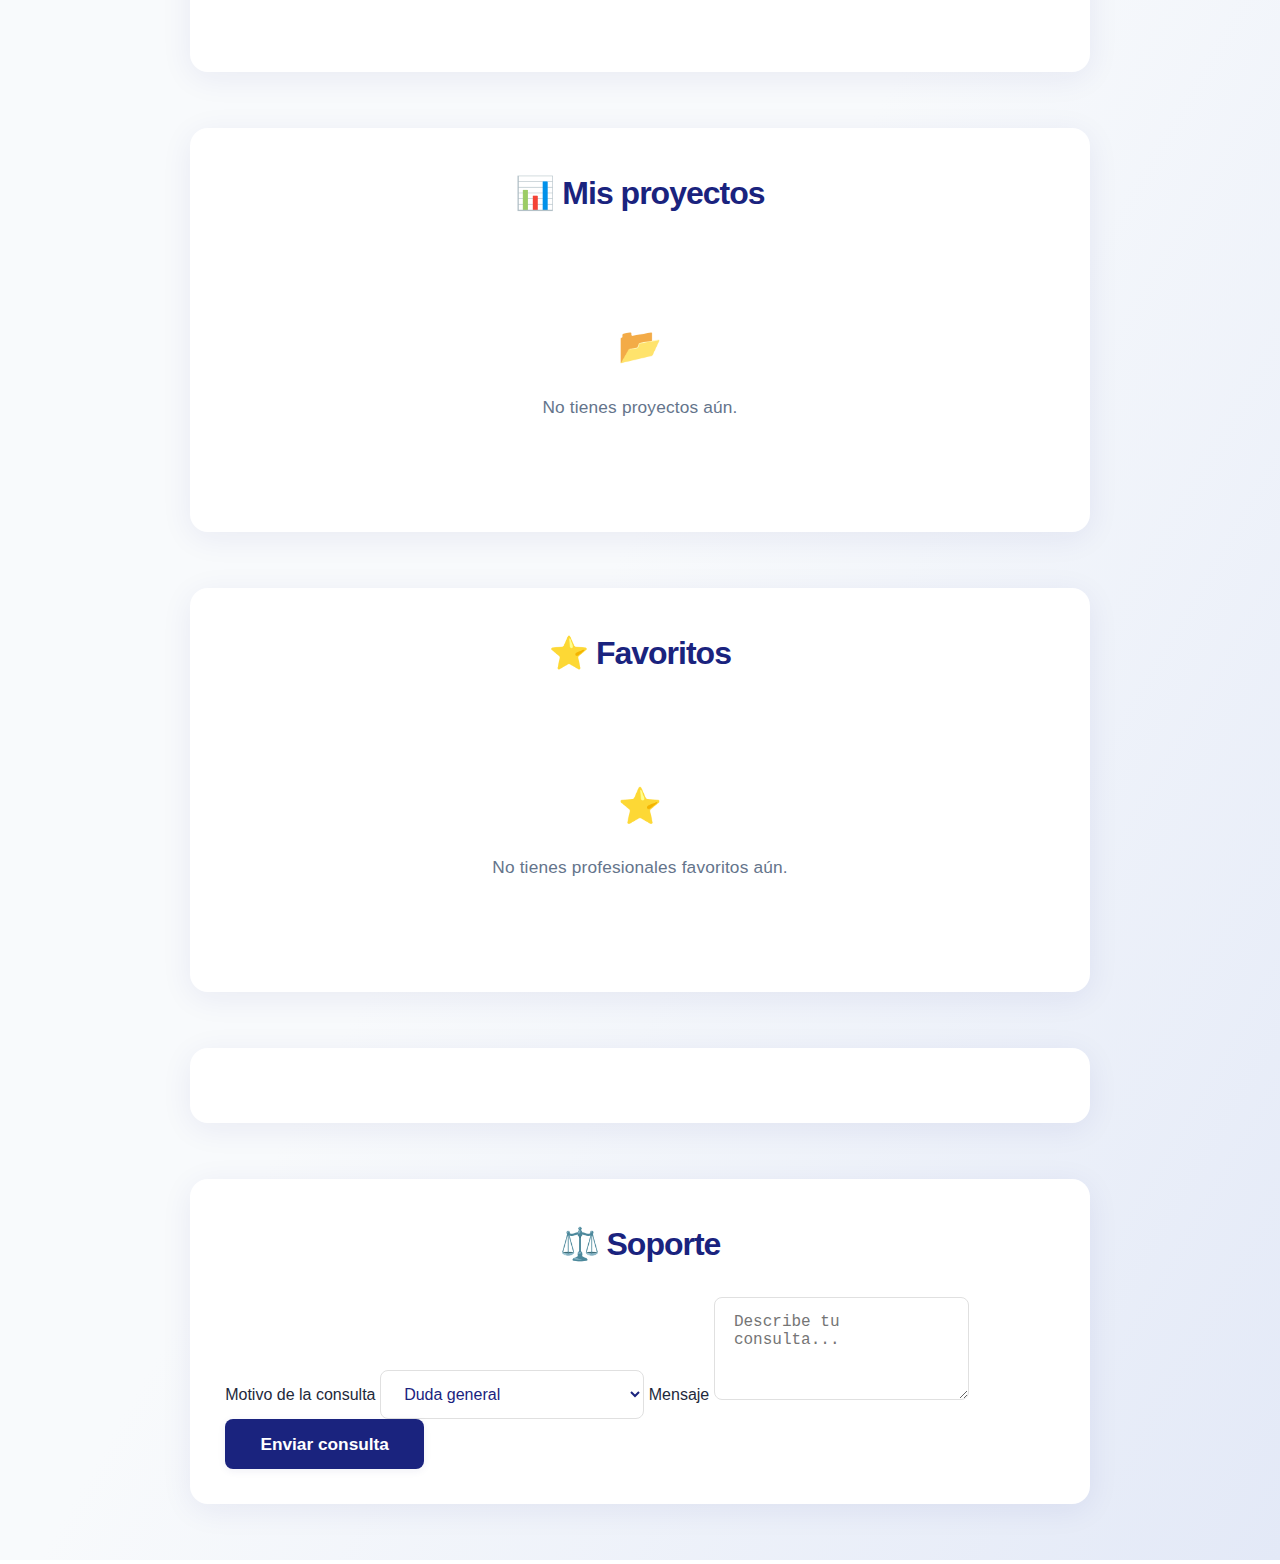
<file: Maik & co._Pagina_web_plataforma/plataforma-cliente.html>
<!DOCTYPE html>
<html lang="es">
<head>
    <meta charset="UTF-8">
    <meta name="viewport" content="width=device-width, initial-scale=1.0">
    <title>Plataforma Cliente - Maik & Co.</title>
    <link rel="stylesheet" href="css/styles.css">
    <link rel="stylesheet" href="css/plataforma-cliente.css">
</head>
<body>
    <div class="dashboard-container">
        <aside class="sidebar">
            <div class="sidebar-logo">
                <img src="img/Logo/Logo.jpg" alt="Maik & Co. Logo">
            </div>
            <nav class="sidebar-nav">
                <a href="#buscar" class="active" onclick="showSection('buscar')">🔎 Buscar profesionales</a>
                <a href="#proyectos" onclick="showSection('proyectos')">📊 Mis proyectos</a>
                <a href="#favoritos" onclick="showSection('favoritos')">⭐ Favoritos</a>
                <a href="perfil-cliente.html" id="perfil-link">👤 Perfil</a>
                <a href="#soporte" onclick="showSection('soporte')">⚖️ Soporte</a>
                <a href="#" onclick="cerrarSesion()">⏻ Cerrar sesión</a>
            </nav>
        </aside>
        <main class="dashboard-main">
            <section id="buscar" class="section active">
                <h1>Buscar profesionales</h1>
                <form id="filtros-profesionales" class="filtros-profesionales">
                    <label><span>🔌</span>
                        <select name="categoria" title="Selecciona una categoría">
                            <option value="">Categoría</option>
                            <option value="electricista">Electricista</option>
                            <option value="pintor">Pintor</option>
                            <option value="abogado">Abogado</option>
                            <option value="fontanero">Fontanero</option>
                            <option value="informatico">Informático</option>
                        </select>
                    </label>
                    <label><span>📍</span>
                        <input type="text" name="zona" placeholder="Zona geográfica (ej: Bilbao)">
                    </label>
                    <label><span>⭐</span>
                        <select name="valoracion" title="Selecciona valoración mínima">
                            <option value="">Valoración mínima</option>
                            <option value="5">5 estrellas</option>
                            <option value="4">4 estrellas o más</option>
                            <option value="3">3 estrellas o más</option>
                        </select>
                    </label>
                    <label><span>💶</span>
                        <input type="number" name="precio" placeholder="Precio máximo (€)" min="0">
                    </label>
                    <label><span>📅</span>
                        <select name="disponibilidad" title="Selecciona disponibilidad">
                            <option value="">Disponibilidad</option>
                            <option value="hoy">Hoy</option>
                            <option value="esta_semana">Esta semana</option>
                            <option value="cualquier">Cualquier fecha</option>
                        </select>
                    </label>
                    <button type="submit"><span>🔎</span>Buscar</button>
                </form>
                <div class="resultados-profesionales" id="resultados-profesionales">
                    <!-- Aquí se mostrarán las tarjetas de profesionales -->
                </div>
            </section>
            <section id="proyectos" class="section">
                <h1>📊 Mis proyectos</h1>
                <div class="proyectos-lista">
                    <p>No tienes proyectos aún.</p>
                </div>
            </section>
            <section id="favoritos" class="section">
                <h1>⭐ Favoritos</h1>
                <div class="favoritos-lista">
                    <p>No tienes profesionales favoritos aún.</p>
                </div>
            </section>
            <section id="perfil" class="section">
                <!-- Eliminada la sección de perfil aquí -->
            </section>
            <section id="soporte" class="section">
                <h1>⚖️ Soporte</h1>
                <form class="soporte-form">
                    <label>Motivo de la consulta
                        <select>
                            <option>Duda general</option>
                            <option>Problema con un profesional</option>
                            <option>Problema de pago</option>
                            <option>Soporte técnico</option>
                        </select>
                    </label>
                    <label>Mensaje
                        <textarea rows="4" placeholder="Describe tu consulta..."></textarea>
                    </label>
                    <button type="submit">Enviar consulta</button>
                </form>
            </section>
        </main>
    </div>
    <script src="js/plataforma-cliente.js"></script>
    <script>
        function showSection(id) {
            document.querySelectorAll('.section').forEach(sec => sec.classList.remove('active'));
            document.querySelectorAll('.sidebar-nav a').forEach(link => link.classList.remove('active'));
            document.getElementById(id).classList.add('active');
            document.querySelector('.sidebar-nav a[href="#'+id+'"]').classList.add('active');
        }
        // Renderizado de profesionales (esperando datos reales)
        function renderProfesionales(lista) {
            const cont = document.getElementById('resultados-profesionales');
            cont.innerHTML = '';
            if (!lista || !lista.length) {
                cont.innerHTML = '<p>No hay profesionales disponibles en este momento.</p>';
                return;
            }
            lista.forEach(p => {
                let estrellasSVG = '';
                for (let i = 1; i <= 5; i++) {
                    estrellasSVG += i <= Math.round(p.valoracion)
                        ? '<svg viewBox="0 0 20 20"><polygon points="10,1 12.5,7.5 19,7.5 13.5,12 15.5,18 10,14.5 4.5,18 6.5,12 1,7.5 7.5,7.5"/></svg>'
                        : '<svg viewBox="0 0 20 20"><polygon points="10,1 12.5,7.5 19,7.5 13.5,12 15.5,18 10,14.5 4.5,18 6.5,12 1,7.5 7.5,7.5" fill="#eee"/></svg>';
                }
                cont.innerHTML += `
                <div class="pro-card">
                    <img src="${p.foto}" alt="${p.nombre}">
                    <div class="pro-info">
                        <h3>${p.nombre}</h3>
                        <div class="pro-especialidad">${p.categoria} · ${p.zona}</div>
                        <div class="pro-valoracion">${estrellasSVG} <span>(${p.valoracion})</span></div>
                        <div class="pro-precio">${p.precio} €/h</div>
                        <a href="perfil-profesional.html" class="ver-perfil" target="_blank"><span>👁️</span> Ver perfil</a>
                    </div>
                </div>
                `;
            });
        }
        // Inicialmente, no hay profesionales (esperando backend o datos reales)
        renderProfesionales([]);
        document.getElementById('filtros-profesionales').onsubmit = function(e) {
            e.preventDefault();
            // Aquí se filtrarán los profesionales cuando haya datos reales
            renderProfesionales([]);
        };
    </script>
</body>
</html>
</file>
<file: Maik & co._Pagina_web_plataforma/css/faq.css>
/* FAQ Styles - Maik&Co. */

/* Variables globales */
:root {
    /* Colores */
    --primary-color: #2563eb;
    --primary-dark: #1d4ed8;
    --secondary-color: #64748b;
    --accent-color: #f59e0b;
    --text-color: #1e293b;
    --text-light: #64748b;
    --background-light: #f8fafc;
    --background-dark: #0f172a;
    --white: #ffffff;
    --error: #ef4444;
    --success: #22c55e;
    
    /* Espaciado */
    --spacing-xs: 0.5rem;
    --spacing-sm: 1rem;
    --spacing-md: 1.5rem;
    --spacing-lg: 2rem;
    --spacing-xl: 3rem;
    
    /* Bordes */
    --border-radius: 0.5rem;
    --border-color: #e2e8f0;
    
    /* Sombras */
    --shadow-sm: 0 1px 2px rgba(0, 0, 0, 0.05);
    --shadow-md: 0 4px 6px -1px rgba(0, 0, 0, 0.1);
    --shadow-lg: 0 10px 15px -3px rgba(0, 0, 0, 0.1);
    
    /* Transiciones */
    --transition: all 0.3s ease;
}

/* Reset y estilos base */
* {
    margin: 0;
    padding: 0;
    box-sizing: border-box;
}

body {
    font-family: 'Inter', sans-serif;
    line-height: 1.6;
    color: var(--text-color);
    background-color: var(--background-light);
}

img {
    max-width: 100%;
    height: auto;
}

a {
    color: var(--primary-color);
    text-decoration: none;
    transition: var(--transition);
}

a:hover {
    color: var(--primary-dark);
}

/* Layout */
.container {
    max-width: 1200px;
    margin: 0 auto;
    padding: 0 var(--spacing-md);
}

/* Header y Navegación */
.header {
    background-color: var(--white);
    box-shadow: var(--shadow-sm);
    position: fixed;
    width: 100%;
    top: 0;
    z-index: 1000;
    transition: var(--transition);
}

.header.hidden {
    transform: translateY(-100%);
}

.nav-container {
    display: flex;
    justify-content: space-between;
    align-items: center;
    padding: var(--spacing-sm) 0;
}

.logo img {
    height: 40px;
    width: auto;
}

.nav-links {
    display: flex;
    gap: var(--spacing-md);
    list-style: none;
    align-items: center;
}

.nav-links a {
    color: var(--text-color);
    font-weight: 500;
    padding: var(--spacing-xs) var(--spacing-sm);
    border-radius: var(--border-radius);
}

.nav-links a:hover {
    background-color: var(--background-light);
}

/* Botón de Plataforma en la navegación */
.nav-links .btn-primary {
    background-color: var(--primary-color);
    color: var(--white);
    padding: 0.5rem 1.5rem;
    border-radius: var(--border-radius);
    transition: var(--transition);
}

.nav-links .btn-primary:hover {
    background-color: var(--primary-dark);
    color: var(--white);
    transform: translateY(-2px);
}

.mobile-menu-btn {
    display: none;
    background: none;
    border: none;
    cursor: pointer;
    padding: var(--spacing-xs);
}

.mobile-menu-btn span {
    display: block;
    width: 25px;
    height: 2px;
    background-color: var(--text-color);
    margin: 5px 0;
    transition: var(--transition);
}

/* Footer */
.footer {
    background-color: var(--background-dark);
    color: var(--white);
    padding: var(--spacing-xl) 0;
}

.footer-grid {
    display: grid;
    grid-template-columns: repeat(auto-fit, minmax(250px, 1fr));
    gap: var(--spacing-xl);
}

.footer-links h3,
.footer-links h4 {
    margin-bottom: var(--spacing-md);
}

.footer-links ul {
    list-style: none;
}

.footer-links li {
    margin-bottom: var(--spacing-sm);
}

.footer-links a {
    color: var(--white);
    opacity: 0.8;
    transition: var(--transition);
}

.footer-links a:hover {
    opacity: 1;
}

.social-links {
    display: flex;
    gap: var(--spacing-sm);
    margin-top: var(--spacing-md);
}

.social-links a {
    color: var(--white);
    font-size: 1.5rem;
    opacity: 0.8;
    transition: var(--transition);
}

.social-links a:hover {
    opacity: 1;
    transform: translateY(-3px);
}

.newsletter-form {
    display: flex;
    gap: var(--spacing-sm);
    margin-top: var(--spacing-md);
}

.newsletter-form input {
    flex: 1;
    padding: 0.75rem;
    border: 1px solid rgba(255, 255, 255, 0.1);
    border-radius: var(--border-radius);
    background-color: rgba(255, 255, 255, 0.1);
    color: var(--white);
}

.newsletter-form input::placeholder {
    color: rgba(255, 255, 255, 0.5);
}

.newsletter-form input:focus {
    outline: none;
    border-color: var(--primary-color);
}

.newsletter-form .btn {
    padding: 0.75rem 1.5rem;
    font-weight: 600;
    background-color: var(--primary-color);
    color: var(--white);
    border: none;
    border-radius: var(--border-radius);
    cursor: pointer;
    transition: var(--transition);
}

.newsletter-form .btn:hover {
    background-color: var(--primary-dark);
    transform: translateY(-2px);
    box-shadow: 0 4px 6px rgba(0, 0, 0, 0.1);
}

/* Utilidades */
.text-center {
    text-align: center;
}

.mt-4 {
    margin-top: var(--spacing-xl);
}

/* Responsive */
@media (max-width: 768px) {
    .mobile-menu-btn {
        display: block;
    }

    .nav-links {
        display: none;
        position: absolute;
        top: 100%;
        left: 0;
        right: 0;
        background-color: var(--white);
        padding: var(--spacing-md);
        flex-direction: column;
        box-shadow: var(--shadow-md);
    }

    .nav-links.active {
        display: flex;
    }

    .footer-grid {
        grid-template-columns: 1fr;
        text-align: center;
    }

    .social-links {
        justify-content: center;
    }

    .newsletter-form {
        flex-direction: column;
    }
}

/* FAQ Intro Section */
.faq-intro {
    text-align: center;
    max-width: 800px;
    margin: 0 auto 3rem;
    padding: 0 2rem;
}

.faq-intro h2 {
    color: var(--primary-color);
    font-size: 2rem;
    font-weight: 600;
    margin-bottom: 1.5rem;
    line-height: 1.2;
}

.faq-intro p {
    color: var(--text-color);
    font-size: 1.1rem;
    line-height: 1.6;
    margin-bottom: 0;
    max-width: 600px;
    margin-left: auto;
    margin-right: auto;
}

/* FAQ Grid */
.faq-grid {
    display: flex;
    flex-direction: column;
    gap: 2rem;
    padding: 2rem 0;
    max-width: 1200px;
    margin: 0 auto;
}

/* FAQ Category */
.faq-category {
    background: var(--white);
    border-radius: var(--border-radius);
    padding: 2rem;
    box-shadow: var(--shadow-md);
    transition: var(--transition);
    border: 1px solid rgba(0, 0, 0, 0.05);
    max-width: 800px;
    margin: 0 auto 2rem;
    width: 100%;
}

.faq-category-title {
    color: var(--primary-color);
    font-size: 1.5rem;
    font-weight: 700;
    margin-bottom: 1.5rem;
    padding-bottom: 0.75rem;
    border-bottom: 2px solid var(--primary-color);
    text-align: center;
}

/* FAQ Items */
.faq-item {
    background-color: var(--white);
    border-radius: var(--border-radius);
    margin-bottom: var(--spacing-md);
    box-shadow: var(--shadow-md);
    overflow: hidden;
    transition: var(--transition);
    border: 1px solid var(--border-color);
}

.faq-item:hover {
    transform: translateY(-2px);
    box-shadow: var(--shadow-lg);
}

.faq-question {
    padding: var(--spacing-md);
    background-color: var(--background-light);
    cursor: pointer;
    display: flex;
    justify-content: space-between;
    align-items: center;
    font-weight: 600;
    color: var(--text-color);
    transition: var(--transition);
    position: relative;
}

.faq-question:hover {
    background-color: var(--border-color);
}

.faq-question::after {
    content: '+';
    font-size: 1.5rem;
    transition: var(--transition);
    color: var(--primary-color);
}

.faq-item.active .faq-question::after {
    content: '-';
}

.faq-answer {
    padding: 0;
    max-height: 0;
    overflow: hidden;
    transition: all 0.3s ease-in-out;
    background-color: var(--white);
    opacity: 0;
}

.faq-item.active .faq-answer {
    padding: var(--spacing-md);
    max-height: 2000px;
    opacity: 1;
}

.faq-answer p {
    color: var(--text-light);
    margin-bottom: 0.75rem;
    line-height: 1.5;
    font-size: 1rem;
    text-align: left;
}

.faq-answer ul, .faq-answer ol {
    margin-left: 1.25rem;
    margin-bottom: 0.75rem;
    text-align: left;
}

.faq-answer li {
    color: var(--text-light);
    margin-bottom: 0.5rem;
    position: relative;
    font-size: 1rem;
    line-height: 1.6;
}

.faq-answer ul li::before {
    content: '•';
    color: var(--primary-color);
    font-weight: bold;
    position: absolute;
    left: -1rem;
}

/* Assistant Section */
.assistant-section {
    padding: var(--spacing-2xl) 0;
    background-color: var(--white);
    margin-top: 2rem;
}

.assistant-container {
    max-width: 800px;
    margin: 0 auto;
    text-align: center;
    padding: 2rem;
    background: var(--white);
    border-radius: var(--border-radius);
    box-shadow: var(--shadow-md);
}

.assistant-chat {
    background: var(--white);
    border-radius: var(--border-radius);
    padding: 1.5rem;
    margin-top: 1.5rem;
    box-shadow: var(--shadow-md);
}

.chat-messages {
    max-height: 300px;
    overflow-y: auto;
    margin-bottom: 1rem;
    padding: 1rem;
    background: var(--background-light);
    border-radius: var(--border-radius);
}

.message {
    margin-bottom: 1rem;
    padding: 0.75rem;
    border-radius: var(--border-radius);
    background: var(--white);
    box-shadow: var(--shadow-md);
}

.message.assistant {
    background: var(--primary-color);
    color: var(--white);
}

.chat-input-container {
    display: flex;
    gap: 1rem;
}

.chat-input-container input {
    flex: 1;
    padding: 0.75rem;
    border: 1px solid var(--border-color);
    border-radius: var(--border-radius);
    font-size: 1rem;
}

.chat-input-container button {
    padding: 0.75rem 1.5rem;
}

/* Animaciones */
@keyframes fadeIn {
    from { opacity: 0; }
    to { opacity: 1; }
}

@keyframes slideUp {
    from { transform: translateY(20px); opacity: 0; }
    to { transform: translateY(0); opacity: 1; }
}

.fade-in {
    animation: fadeIn var(--transition);
}

.slide-up {
    animation: slideUp var(--transition);
}

/* Hero FAQ */
.hero-faq {
    background: url('../img/Logo/Logo.jpg') center/cover no-repeat;
    position: relative;
    overflow: hidden;
    padding: calc(var(--spacing-xl) * 2) 0;
    margin-top: 80px;
}

.hero-faq::before {
    content: '';
    position: absolute;
    top: 0;
    left: 0;
    right: 0;
    bottom: 0;
    background: linear-gradient(135deg, rgba(37, 99, 235, 0.6), rgba(29, 78, 216, 0.6));
    z-index: 1;
}

.hero-faq .container {
    position: relative;
    z-index: 1;
}

.hero-faq .hero-content {
    max-width: 800px;
    margin: 0 auto;
    text-align: center;
    color: var(--white);
}

.hero-faq h1 {
    font-size: 3.5rem;
    font-weight: 800;
    margin-bottom: var(--spacing-md);
    background: linear-gradient(to right, var(--white), rgba(255, 255, 255, 0.8));
    -webkit-background-clip: text;
    background-clip: text;
    -webkit-text-fill-color: transparent;
    animation: fadeInUp 1s ease;
}

.hero-faq p {
    font-size: 1.25rem;
    line-height: 1.8;
    margin-bottom: var(--spacing-lg);
    opacity: 0.9;
    animation: fadeInUp 1s ease 0.2s backwards;
}

.hero-actions {
    display: flex;
    gap: var(--spacing-md);
    justify-content: center;
    animation: fadeInUp 1s ease 0.4s backwards;
}

.hero-actions .btn {
    padding: 1rem 2rem;
    font-weight: 600;
    display: inline-flex;
    align-items: center;
    gap: 0.5rem;
    transition: all 0.3s ease;
    border-radius: var(--border-radius);
}

.hero-actions .btn i {
    font-size: 1.1rem;
}

.hero-actions .btn-light {
    background: var(--white);
    color: var(--primary-color);
    box-shadow: 0 4px 6px rgba(0, 0, 0, 0.1);
}

.hero-actions .btn-light:hover {
    transform: translateY(-2px);
    box-shadow: 0 6px 12px rgba(0, 0, 0, 0.15);
    background: var(--white);
    color: var(--primary-dark);
}

.hero-actions .btn-outline-light {
    border: 2px solid var(--white);
    color: var(--white);
}

.hero-actions .btn-outline-light:hover {
    background: var(--white);
    color: var(--primary-color);
    transform: translateY(-2px);
    box-shadow: 0 6px 12px rgba(0, 0, 0, 0.15);
}

@keyframes patternFloat {
    0% {
        transform: translate(0, 0);
    }
    100% {
        transform: translate(100px, 100px);
    }
}

@keyframes fadeInUp {
    from {
        opacity: 0;
        transform: translateY(20px);
    }
    to {
        opacity: 1;
        transform: translateY(0);
    }
}

/* Responsive */
@media (max-width: 768px) {
    .hero-faq {
        padding: calc(var(--spacing-xl) * 1.5) 0;
    }

    .hero-faq h1 {
        font-size: 2.5rem;
    }

    .hero-faq p {
        font-size: 1.1rem;
    }

    .hero-actions {
        flex-direction: column;
        gap: var(--spacing-sm);
    }

    .hero-actions .btn {
        width: 100%;
        justify-content: center;
    }
}
</file>
<file: Maik & co._Pagina_web_plataforma/css/login.css>
body {
    background: #f8f8f8;
    font-family: 'Segoe UI', Tahoma, Geneva, Verdana, sans-serif;
}

.login-main.logo-bg, .registro-main.logo-bg {
    min-height: 100vh;
    display: flex;
    align-items: center;
    justify-content: center;
}

.login-section, .registro-section {
    background: #fff;
    padding: 2.5rem 2rem;
    border-radius: 16px;
    box-shadow: 0 4px 24px rgba(0,0,0,0.08);
    text-align: center;
    width: 100%;
    max-width: 400px;
}

.login-section h1, .registro-section h1 {
    color: #e67e22;
    margin-bottom: 1.5rem;
}

.login-section form, .registro-section form {
    display: flex;
    flex-direction: column;
    gap: 1rem;
}

.login-section input, .registro-section input {
    padding: 0.8rem;
    border-radius: 8px;
    border: 1px solid #ddd;
    font-size: 1rem;
}

.login-section button, .registro-section button {
    background: #e67e22;
    color: #fff;
    border: none;
    border-radius: 8px;
    padding: 0.8rem;
    font-size: 1.1rem;
    font-weight: bold;
    cursor: pointer;
    transition: background 0.2s;
}

.login-section button:hover, .registro-section button:hover {
    background: #cf711f;
}

.login-link {
    display: block;
    margin-top: 1.5rem;
    color: #e67e22;
    text-decoration: none;
    font-weight: 500;
}

.login-link:hover {
    text-decoration: underline;
}

footer {
    text-align: center;
    color: #888;
    font-size: 0.95em;
    margin-top: 2em;
    background: transparent;
}

@media (max-width: 600px) {
    .registro-section {
        padding: 1em;
    }
    .registro-section h1 {
        font-size: 1.4em;
    }
}
</file>
<file: Maik & co._Pagina_web_plataforma/css/styles.css>
/* Variables globales */
:root {
    /* Colores */
    --primary-color: #2563eb;
    --primary-dark: #1d4ed8;
    --secondary-color: #64748b;
    --accent-color: #f59e0b;
    --text-color: #1e293b;
    --text-light: #64748b;
    --background-light: #f8fafc;
    --background-dark: #0f172a;
    --white: #ffffff;
    --error: #ef4444;
    --success: #22c55e;
    
    /* Espaciado */
    --spacing-xs: 0.5rem;
    --spacing-sm: 1rem;
    --spacing-md: 1.5rem;
    --spacing-lg: 2rem;
    --spacing-xl: 3rem;
    
    /* Bordes */
    --border-radius: 0.5rem;
    --border-color: #e2e8f0;
    
    /* Sombras */
    --shadow-sm: 0 1px 2px rgba(0, 0, 0, 0.05);
    --shadow-md: 0 4px 6px -1px rgba(0, 0, 0, 0.1);
    --shadow-lg: 0 10px 15px -3px rgba(0, 0, 0, 0.1);
    
    /* Transiciones */
    --transition: all 0.3s ease;
}

/* Reset y estilos base */
* {
    margin: 0;
    padding: 0;
    box-sizing: border-box;
}

body {
    background: linear-gradient(135deg, #e9f0ff 0%, #f7fafd 100%);
    font-family: 'Segoe UI', 'Roboto', Arial, sans-serif;
    line-height: 1.6;
    color: var(--text-color);
}

img {
    max-width: 100%;
    height: auto;
}

a {
    color: var(--primary-color);
    text-decoration: none;
    transition: var(--transition);
}

a:hover {
    color: var(--primary-dark);
}

/* Layout */
.container {
    max-width: 1200px;
    margin: 0 auto;
    padding: 0 var(--spacing-md);
}

.section {
    padding: var(--spacing-xl) 0;
}

.section-light {
    background-color: var(--white);
}

.section-title {
    font-size: 2.5rem;
    font-weight: 800;
    text-align: center;
    margin-bottom: var(--spacing-xl);
    color: var(--text-color);
}

/* Header y Navegación */
.header {
    background-color: var(--white);
    box-shadow: var(--shadow-sm);
    position: fixed;
    width: 100%;
    top: 0;
    z-index: 1000;
    transition: var(--transition);
}

.header.hidden {
    transform: translateY(-100%);
}

.nav-container {
    display: flex;
    justify-content: space-between;
    align-items: center;
    padding: var(--spacing-sm) 0;
}

.logo img {
    height: 40px;
}

.nav-links {
    display: flex;
    gap: var(--spacing-md);
    list-style: none;
    align-items: center;
}

.nav-links a {
    color: var(--text-color);
    font-weight: 500;
    padding: var(--spacing-xs) var(--spacing-sm);
    border-radius: var(--border-radius);
}

.nav-links a:hover {
    background-color: var(--background-light);
}

.mobile-menu-btn {
    display: none;
    background: none;
    border: none;
    cursor: pointer;
    padding: var(--spacing-xs);
}

.mobile-menu-btn span {
    display: block;
    width: 25px;
    height: 2px;
    background-color: var(--text-color);
    margin: 5px 0;
    transition: var(--transition);
}

/* Hero Section */
.hero {
    background: url('../img/Logo/Logo.jpg') center/cover no-repeat;
    color: var(--white);
    padding: calc(var(--spacing-xl) * 2) 0;
    margin-top: 72px;
    text-align: center;
    position: relative;
}

.hero::before {
    content: '';
    position: absolute;
    top: 0;
    left: 0;
    right: 0;
    bottom: 0;
    background: linear-gradient(135deg, rgba(37, 99, 235, 0.6), rgba(29, 78, 216, 0.6));
    z-index: 1;
}

.hero-content {
    max-width: 800px;
    margin: 0 auto;
    padding: 0 var(--spacing-md);
    position: relative;
    z-index: 2;
}

.hero h1 {
    font-size: 3.5rem;
    font-weight: 800;
    margin-bottom: var(--spacing-md);
    line-height: 1.2;
    color: #ffffff;
    text-shadow: 2px 2px 4px rgba(0, 0, 0, 0.3);
}

.hero p {
    font-size: 1.25rem;
    margin-bottom: var(--spacing-lg);
    opacity: 0.9;
    color: #ffffff;
    text-shadow: 1px 1px 2px rgba(0, 0, 0, 0.2);
}

.hero-cta {
    display: flex;
    gap: var(--spacing-md);
    justify-content: center;
}

/* Botones */
.btn {
    display: inline-block;
    padding: 0.75rem 1.5rem;
    border-radius: var(--border-radius);
    font-weight: 600;
    text-align: center;
    cursor: pointer;
    transition: var(--transition);
    border: none;
}

.btn-primary {
    background-color: var(--primary-color);
    color: var(--white);
}

.btn-primary:hover {
    background-color: var(--primary-dark);
    color: var(--white);
}

.btn-secondary {
    background-color: var(--white);
    color: var(--primary-color);
}

.btn-secondary:hover {
    background-color: var(--background-light);
}

.btn-large {
    padding: 1rem 2rem;
    font-size: 1.1rem;
}

/* Buscador */
.search-section {
    background-color: var(--white);
    padding: var(--spacing-lg) 0;
    margin-top: -50px;
    position: relative;
    z-index: 2;
}

.search-container {
    background-color: var(--white);
    border-radius: var(--border-radius);
    box-shadow: var(--shadow-lg);
    padding: var(--spacing-lg);
    max-width: 800px;
    margin: 0 auto;
}

.search-form {
    display: grid;
    grid-template-columns: repeat(auto-fit, minmax(200px, 1fr));
    gap: var(--spacing-md);
    align-items: end;
}

.form-group {
    display: flex;
    flex-direction: column;
    gap: var(--spacing-xs);
}

.form-group label {
    font-weight: 500;
    color: var(--text-color);
}

.form-group input,
.form-group select {
    padding: 0.75rem;
    border: 1px solid var(--border-color);
    border-radius: var(--border-radius);
    font-size: 1rem;
    transition: var(--transition);
}

.form-group input:focus,
.form-group select:focus {
    outline: none;
    border-color: var(--primary-color);
    box-shadow: 0 0 0 3px rgba(37, 99, 235, 0.1);
}

/* Features */
.platform-features {
    display: grid;
    grid-template-columns: repeat(auto-fit, minmax(300px, 1fr));
    gap: var(--spacing-lg);
    margin-top: var(--spacing-xl);
}

.feature-card {
    background-color: var(--white);
    padding: var(--spacing-lg);
    border-radius: var(--border-radius);
    box-shadow: var(--shadow-md);
    text-align: center;
    transition: var(--transition);
}

.feature-card:hover {
    transform: translateY(-5px);
    box-shadow: var(--shadow-lg);
}

.feature-icon {
    font-size: 2.5rem;
    color: var(--primary-color);
    margin-bottom: var(--spacing-md);
}

.feature-card h3 {
    font-size: 1.5rem;
    margin-bottom: var(--spacing-sm);
    color: var(--text-color);
}

/* Cómo Funciona */
.steps-grid {
    display: grid;
    grid-template-columns: repeat(auto-fit, minmax(250px, 1fr));
    gap: var(--spacing-lg);
    margin-top: var(--spacing-xl);
}

.step-card {
    background-color: var(--white);
    padding: var(--spacing-lg);
    border-radius: var(--border-radius);
    box-shadow: var(--shadow-md);
    text-align: center;
    position: relative;
}

.step-number {
    width: 40px;
    height: 40px;
    background-color: var(--primary-color);
    color: var(--white);
    border-radius: 50%;
    display: flex;
    align-items: center;
    justify-content: center;
    font-weight: 600;
    margin: 0 auto var(--spacing-md);
}

/* Categorías */
.category-grid {
    display: grid;
    grid-template-columns: repeat(auto-fit, minmax(250px, 1fr));
    gap: var(--spacing-lg);
    margin-top: var(--spacing-xl);
}

.category-card {
    background-color: var(--white);
    padding: var(--spacing-lg);
    border-radius: var(--border-radius);
    box-shadow: var(--shadow-md);
    text-align: center;
    transition: var(--transition);
    color: var(--text-color);
}

.category-card:hover {
    transform: translateY(-5px);
    box-shadow: var(--shadow-lg);
}

.category-icon {
    font-size: 2.5rem;
    color: var(--primary-color);
    margin-bottom: var(--spacing-md);
}

/* Testimonios */
.testimonials-slider {
    margin-top: var(--spacing-xl);
}

.professionals-grid {
    display: grid;
    grid-template-columns: repeat(auto-fit, minmax(300px, 1fr));
    gap: var(--spacing-lg);
}

.testimonial-card {
    background-color: var(--white);
    padding: var(--spacing-lg);
    border-radius: var(--border-radius);
    box-shadow: var(--shadow-md);
    text-align: center;
}

.testimonial-avatar {
    width: 80px;
    height: 80px;
    border-radius: 50%;
    margin-bottom: var(--spacing-md);
}

.professional-rating {
    color: var(--accent-color);
    margin-top: var(--spacing-sm);
}

/* CTA */
.value-cards {
    display: grid;
    grid-template-columns: repeat(auto-fit, minmax(300px, 1fr));
    gap: var(--spacing-lg);
    margin-top: var(--spacing-xl);
}

.value-card {
    background-color: var(--white);
    padding: var(--spacing-lg);
    border-radius: var(--border-radius);
    box-shadow: var(--shadow-md);
}

.value-card h3 {
    font-size: 1.5rem;
    margin-bottom: var(--spacing-md);
    color: var(--text-color);
}

.value-card ul {
    list-style: none;
    margin-bottom: var(--spacing-lg);
}

.value-card li {
    margin-bottom: var(--spacing-sm);
    display: flex;
    align-items: center;
    gap: var(--spacing-sm);
}

.value-card i {
    color: var(--primary-color);
}

/* Footer */
.footer {
    background-color: var(--background-dark);
    color: var(--white);
    padding: var(--spacing-xl) 0;
}

.footer-grid {
    display: grid;
    grid-template-columns: repeat(auto-fit, minmax(250px, 1fr));
    gap: var(--spacing-xl);
}

.footer-links h3,
.footer-links h4 {
    margin-bottom: var(--spacing-md);
}

.footer-links ul {
    list-style: none;
}

.footer-links li {
    margin-bottom: var(--spacing-sm);
}

.footer-links a {
    color: var(--white);
    opacity: 0.8;
    transition: var(--transition);
}

.footer-links a:hover {
        opacity: 1;
}

.social-links {
    display: flex;
    gap: var(--spacing-sm);
    margin-top: var(--spacing-md);
}

.social-links a {
    color: var(--white);
    font-size: 1.5rem;
    opacity: 0.8;
    transition: var(--transition);
}

.social-links a:hover {
        opacity: 1;
    transform: translateY(-3px);
}

.newsletter-form {
    display: flex;
    gap: var(--spacing-sm);
    margin-top: var(--spacing-md);
}

.newsletter-form input {
    flex: 1;
    padding: 0.75rem;
    border: 1px solid rgba(255, 255, 255, 0.1);
    border-radius: var(--border-radius);
    background-color: rgba(255, 255, 255, 0.1);
    color: var(--white);
}

.newsletter-form input::placeholder {
    color: rgba(255, 255, 255, 0.5);
}

.newsletter-form input:focus {
    outline: none;
    border-color: var(--primary-color);
}

/* Utilidades */
.text-center {
    text-align: center;
}

.mt-4 {
    margin-top: var(--spacing-xl);
}

/* Responsive */
@media (max-width: 768px) {
    .mobile-menu-btn {
    display: block;
    }

    .nav-links {
        display: none;
        position: absolute;
        top: 100%;
    left: 0;
    right: 0;
        background-color: var(--white);
        padding: var(--spacing-md);
        flex-direction: column;
        box-shadow: var(--shadow-md);
    }

    .nav-links.active {
    display: flex;
    }

    .hero h1 {
        font-size: 2.5rem;
    }

    .hero-cta {
        flex-direction: column;
    }

    .search-form {
        grid-template-columns: 1fr;
    }

    .newsletter-form {
        flex-direction: column;
    }
}

/* Animaciones */
@keyframes fadeIn {
    from {
        opacity: 0;
        transform: translateY(20px);
    }
    to {
        opacity: 1;
        transform: translateY(0);
    }
}

.animate-fade-in {
    animation: fadeIn 0.5s ease-out forwards;
}

/* User Type Selection */
.user-type-selection {
    margin-top: var(--spacing-xl);
    text-align: center;
}

.user-type-selection h2 {
    font-size: 1.5rem;
    margin-bottom: var(--spacing-md);
    color: #ffffff;
    text-shadow: 1px 1px 2px rgba(0, 0, 0, 0.2);
}

.user-type-buttons {
    display: flex;
    gap: var(--spacing-md);
    justify-content: center;
}

.user-type-buttons .btn {
    padding: 1rem 2rem;
    font-weight: 600;
    display: inline-flex;
    align-items: center;
    gap: 0.5rem;
    transition: all 0.3s ease;
    border-radius: var(--border-radius);
    min-width: 200px;
}

.user-type-buttons .btn i {
    font-size: 1.2rem;
}

.user-type-buttons .btn-primary {
    background: var(--white);
    color: var(--primary-color);
    box-shadow: 0 4px 6px rgba(0, 0, 0, 0.1);
}

.user-type-buttons .btn-primary:hover {
    transform: translateY(-2px);
    box-shadow: 0 6px 12px rgba(0, 0, 0, 0.15);
    background: var(--white);
    color: var(--primary-dark);
}

.user-type-buttons .btn-outline-primary {
    border: 2px solid var(--white);
    color: var(--white);
}

.user-type-buttons .btn-outline-primary:hover {
    background: var(--white);
    color: var(--primary-color);
    transform: translateY(-2px);
    box-shadow: 0 6px 12px rgba(0, 0, 0, 0.15);
}

@media (max-width: 768px) {
    .user-type-buttons {
        flex-direction: column;
        gap: var(--spacing-sm);
    }

    .user-type-buttons .btn {
        width: 100%;
        justify-content: center;
    }
}

/* Sección de Todas las Categorías */
.todas-categorias {
    padding: 4rem 0;
    background-color: var(--light-bg);
}

.todas-categorias h2 {
    text-align: center;
    margin-bottom: 1rem;
    color: var(--primary-color);
}

.categorias-intro {
    text-align: center;
    margin-bottom: 3rem;
    color: var(--text-color);
    font-size: 1.1rem;
}

.categorias-grid {
    display: grid;
    grid-template-columns: repeat(3, 1fr);
    gap: 2rem;
    margin-bottom: 3rem;
}

.categoria-grupo {
    background: white;
    padding: 1.5rem;
    border-radius: 10px;
    box-shadow: 0 2px 4px rgba(0, 0, 0, 0.1);
}

.categoria-grupo h3 {
    color: var(--primary-color);
    margin-bottom: 1rem;
    display: flex;
    align-items: center;
    gap: 0.5rem;
}

.categoria-grupo h3 i {
    font-size: 1.2rem;
}

.categoria-grupo ul {
    list-style: none;
    padding: 0;
    margin: 0;
}

.categoria-grupo ul li {
    padding: 0.5rem 0;
    border-bottom: 1px solid var(--light-bg);
    color: var(--text-color);
}

.categoria-grupo ul li:last-child {
    border-bottom: none;
}

.categorias-cta {
    text-align: center;
    margin-top: 2rem;
}

.categorias-cta p {
    margin-bottom: 1rem;
    color: var(--text-color);
}

/* Responsive */
@media (max-width: 1024px) {
    .categorias-grid {
        grid-template-columns: repeat(2, 1fr);
    }
}

@media (max-width: 768px) {
    .categorias-grid {
        grid-template-columns: 1fr;
    }
}

/* Sección de Servicios Destacados */
.servicios-destacados {
    padding: 4rem 0;
    background-color: var(--color-background);
}

.servicios-destacados h2 {
    text-align: center;
    margin-bottom: 3rem;
    color: var(--color-primary);
    font-size: 2.5rem;
}

.servicios-grid {
    display: grid;
    grid-template-columns: repeat(auto-fit, minmax(250px, 1fr));
    gap: 2rem;
    margin-top: 2rem;
}

.servicio-card {
    background: white;
    padding: 2rem;
    border-radius: 15px;
    text-align: center;
    transition: transform 0.3s ease, box-shadow 0.3s ease;
    box-shadow: 0 4px 6px rgba(0, 0, 0, 0.1);
    position: relative;
    overflow: hidden;
}

.servicio-card::before {
    content: '';
    position: absolute;
    top: 0;
    left: 0;
    width: 100%;
    height: 4px;
    background: var(--color-primary);
    transform: scaleX(0);
    transition: transform 0.3s ease;
}

.servicio-card:hover {
    transform: translateY(-5px);
    box-shadow: 0 8px 15px rgba(0, 0, 0, 0.1);
}

.servicio-card:hover::before {
    transform: scaleX(1);
}

.servicio-card i {
    font-size: 2.5rem;
    color: var(--color-primary);
    margin-bottom: 1.5rem;
    transition: transform 0.3s ease;
}

.servicio-card:hover i {
    transform: scale(1.1);
}

.servicio-card h3 {
    color: var(--color-text);
    margin-bottom: 1rem;
    font-size: 1.5rem;
}

.servicio-card p {
    color: var(--color-text-light);
    font-size: 1rem;
    line-height: 1.6;
}

@media (max-width: 768px) {
    .servicios-grid {
        grid-template-columns: repeat(auto-fit, minmax(200px, 1fr));
        gap: 1.5rem;
    }

    .servicio-card {
        padding: 1.5rem;
    }

    .servicio-card i {
        font-size: 2rem;
    }

    .servicio-card h3 {
        font-size: 1.3rem;
    }
}

@media (max-width: 480px) {
    .servicios-grid {
        grid-template-columns: 1fr;
    }
}

/* Mensajes de registro */
.mensaje-registro {
    margin-top: 1em;
    padding: 0.8em 1em;
    border-radius: 5px;
    font-size: 1em;
    text-align: center;
    display: block;
}
.mensaje-registro.error {
    background: #ffe5e5;
    color: #c0392b;
    border: 1px solid #c0392b;
}
.mensaje-registro.exito {
    background: #e8f8f5;
    color: #148f77;
    border: 1px solid #148f77;
}

/* Mejorar formularios de registro */
.registro-form input,
.registro-form textarea {
    width: 100%;
    padding: 0.7em;
    margin-bottom: 1em;
    border: 1px solid #ccc;
    border-radius: 4px;
    font-size: 1em;
    transition: border-color 0.2s;
}
.registro-form input:focus,
.registro-form textarea:focus {
    border-color: #007bff;
    outline: none;
}
.registro-form input.error,
.registro-form textarea.error {
    border-color: #c0392b;
    background: #ffe5e5;
}

.registro-form label {
    font-weight: 500;
    margin-bottom: 0.3em;
    display: block;
}

.registro-form button {
    width: 100%;
    padding: 0.8em;
    font-size: 1.1em;
    border-radius: 4px;
    border: none;
    background: #007bff;
    color: #fff;
    font-weight: bold;
    cursor: pointer;
    transition: background 0.2s;
}
.registro-form button:hover {
    background: #0056b3;
}

.registro-section {
    max-width: 420px;
    margin: 3em auto 2em auto;
    background: #fff;
    padding: 2.5em 2em 2em 2em;
    border-radius: 18px;
    box-shadow: 0 8px 32px rgba(0, 60, 120, 0.10), 0 1.5px 6px rgba(0,0,0,0.04);
    position: relative;
    z-index: 1;
}

.registro-section h1 {
    font-size: 2.1em;
    font-weight: 700;
    color: #1a237e;
    margin-bottom: 0.2em;
    text-align: center;
}

.registro-section p, .registro-section label {
    color: #4a4a4a;
    font-size: 1em;
}

.registro-section .registro-form {
    margin-top: 1.5em;
}

.registro-form label {
    font-weight: 500;
    margin-bottom: 0.2em;
    display: block;
    color: #1a237e;
}

.registro-form input,
.registro-form textarea {
    width: 100%;
    padding: 0.9em 1em 0.9em 2.5em;
    margin-bottom: 1.2em;
    border: 1.5px solid #bfc9e0;
    border-radius: 7px;
    font-size: 1em;
    background: #f7fafd;
    transition: border-color 0.2s, box-shadow 0.2s;
    box-sizing: border-box;
}
.registro-form input:focus,
.registro-form textarea:focus {
    border-color: #1976d2;
    outline: none;
    background: #fff;
    box-shadow: 0 0 0 2px #e3eaff;
}

.registro-form .input-icon {
    position: relative;
}
.registro-form .input-icon i {
    position: absolute;
    left: 0.8em;
    top: 50%;
    transform: translateY(-50%);
    color: #bfc9e0;
    font-size: 1.1em;
}

.registro-form button {
    width: 100%;
    padding: 1em;
    font-size: 1.15em;
    border-radius: 7px;
    border: none;
    background: linear-gradient(90deg, #1976d2 60%, #42a5f5 100%);
    color: #fff;
    font-weight: bold;
    cursor: pointer;
    transition: background 0.2s, box-shadow 0.2s;
    box-shadow: 0 2px 8px rgba(25, 118, 210, 0.08);
    margin-top: 0.5em;
}
.registro-form button:hover {
    background: linear-gradient(90deg, #1565c0 60%, #1976d2 100%);
}

.registro-section .login-link {
    display: block;
    text-align: center;
    margin-top: 1.5em;
    color: #1976d2;
    font-size: 0.98em;
    text-decoration: none;
    transition: color 0.2s;
}
.registro-section .login-link:hover {
    color: #0d47a1;
    text-decoration: underline;
}

@media (max-width: 600px) {
    .registro-section {
        padding: 1em;
    }
    .registro-section h1 {
        font-size: 1.4em;
    }
}

.logo-bg {
    min-height: 100vh;
    background: linear-gradient(135deg, #e9f0ff 0%, #f7fafd 100%);
    position: relative;
    display: flex;
    align-items: center;
    justify-content: center;
}
.logo-bg::before {
    content: '';
    position: fixed;
    top: 0;
    left: 0;
    width: 100vw;
    height: 100vh;
    background: url('img/Logo/Logo.jpg') no-repeat center center;
    background-size: cover;
    opacity: 0.13;
    z-index: 0;
    pointer-events: none;
}
</file>
<file: Maik & co._Pagina_web_plataforma/css/blog.css>
/* Variables globales */
:root {
    /* Colores */
    --primary-color: #2563eb;
    --primary-dark: #1d4ed8;
    --secondary-color: #64748b;
    --accent-color: #f59e0b;
    --text-color: #1e293b;
    --text-light: #64748b;
    --background-light: #f8fafc;
    --background-dark: #0f172a;
    --white: #ffffff;
    --error: #ef4444;
    --success: #22c55e;
    
    /* Espaciado */
    --spacing-xs: 0.5rem;
    --spacing-sm: 1rem;
    --spacing-md: 1.5rem;
    --spacing-lg: 2rem;
    --spacing-xl: 3rem;
    
    /* Bordes */
    --border-radius: 0.5rem;
    --border-color: #e2e8f0;
    
    /* Sombras */
    --shadow-sm: 0 1px 2px rgba(0, 0, 0, 0.05);
    --shadow-md: 0 4px 6px -1px rgba(0, 0, 0, 0.1);
    --shadow-lg: 0 10px 15px -3px rgba(0, 0, 0, 0.1);
    
    /* Transiciones */
    --transition: all 0.3s ease;
}

/* Estilos específicos del Blog */
main {
    padding-top: 72px; /* Altura del header */
    min-height: calc(100vh - 72px);
}

/* Hero del Blog */
.blog-hero {
    background: linear-gradient(rgba(0, 0, 0, 0.7), rgba(0, 0, 0, 0.7)), url('../img/blog/hero-bg.jpg');
    background-size: cover;
    background-position: center;
    color: white;
    text-align: center;
    padding: 8rem 0;
    margin-bottom: 4rem;
}

.blog-hero h1 {
    font-size: 3.5rem;
    margin-bottom: 1rem;
    color: white;
}

.blog-hero p {
    font-size: 1.2rem;
    margin-bottom: 2rem;
    max-width: 600px;
    margin-left: auto;
    margin-right: auto;
}

.hero-buttons {
    display: flex;
    gap: 1rem;
    justify-content: center;
}

/* Popup de Historia */
.historia-popup {
    display: none;
    position: fixed;
    top: 0;
    left: 0;
    width: 100%;
    height: 100%;
    background-color: rgba(0, 0, 0, 0.5);
    z-index: 1000;
    justify-content: center;
    align-items: center;
    opacity: 0;
    transition: opacity 0.3s ease;
}

.historia-popup.active {
    display: flex;
    opacity: 1;
}

.historia-popup-content {
    background-color: white;
    padding: 2rem;
    border-radius: 10px;
    max-width: 600px;
    width: 90%;
    position: relative;
    transform: translateY(20px);
    transition: transform 0.3s ease;
}

.historia-popup.active .historia-popup-content {
    transform: translateY(0);
}

.cerrar-popup {
    position: absolute;
    top: 1rem;
    right: 1rem;
    font-size: 1.5rem;
    color: var(--text-light);
    cursor: pointer;
    background: none;
    border: none;
    padding: 0;
    transition: color 0.3s ease;
}

.cerrar-popup:hover {
    color: var(--text-color);
}

.historia-popup h2 {
    color: var(--text-color);
    margin-bottom: 1rem;
    font-size: 1.5rem;
}

.historia-popup p {
    color: var(--text-light);
    margin-bottom: 1.5rem;
    line-height: 1.6;
}

.historia-lista {
    list-style: none;
    margin: 1.5rem 0;
    padding: 0;
}

.historia-lista li {
    color: var(--text-color);
    margin-bottom: 0.5rem;
    padding-left: 1.5rem;
    position: relative;
}

.historia-lista li::before {
    content: "•";
    position: absolute;
    left: 0;
    color: var(--primary-color);
}

.historia-popup .btn {
    display: inline-block;
    padding: 0.8rem 1.5rem;
    background-color: var(--primary-color);
    color: white;
    text-decoration: none;
    border-radius: 5px;
    transition: background-color 0.3s ease;
}

.historia-popup .btn:hover {
    background-color: var(--primary-dark);
}

@media (max-width: 768px) {
    .blog-hero {
        padding: 6rem 0;
    }

    .blog-hero h1 {
        font-size: 2.5rem;
    }

    .blog-hero p {
        font-size: 1.1rem;
    }

    .hero-buttons {
        flex-direction: column;
        align-items: center;
    }

    .historia-popup-content {
        padding: 1.5rem;
        width: 95%;
    }
}

/* Sección Nuestra Historia */
.historia-section {
    padding: 4rem 0;
    background: var(--background-light);
    margin-top: 2rem;
    border-radius: var(--border-radius);
}

.historia-content {
    max-width: 800px;
    margin: 0 auto;
    padding: 2rem;
    background: var(--white);
    border-radius: var(--border-radius);
    box-shadow: var(--shadow-md);
}

.historia-content h2 {
    font-size: 2.5rem;
    color: var(--text-color);
    margin-bottom: 2rem;
    text-align: center;
}

.historia-texto p {
    color: var(--text-light);
    line-height: 1.8;
    margin-bottom: 1.5rem;
    font-size: 1.1rem;
}

.historia-lista {
    list-style: none;
    margin: 1.5rem 0;
    padding: 0;
}

.historia-lista li {
    color: var(--text-color);
    margin-bottom: 1rem;
    padding-left: 2rem;
    position: relative;
    line-height: 1.6;
    font-size: 1.1rem;
}

.historia-lista li::before {
    position: absolute;
    left: 0;
    top: 0;
}

.historia-cta {
    font-weight: 600;
    color: var(--primary-color) !important;
    font-size: 1.2rem;
    margin-top: 2rem;
    text-align: center;
}

/* Animación suave al hacer scroll */
.historia-section {
    scroll-margin-top: 100px;
    transition: all 0.3s ease;
}

/* Responsive */
@media (max-width: 768px) {
    .historia-content {
        padding: 1.5rem;
    }

    .historia-content h2 {
        font-size: 2rem;
    }

    .historia-texto p,
    .historia-lista li {
        font-size: 1rem;
    }
}

/* Introducción del Blog */
.blog-intro {
    max-width: 800px;
    margin: 4rem auto;
    padding: 2rem;
    background: var(--white);
    border-radius: var(--border-radius);
    box-shadow: var(--shadow-md);
}

.blog-intro h2 {
    font-size: 2rem;
    color: var(--text-color);
    margin-bottom: 1.5rem;
    line-height: 1.3;
}

.blog-intro h3 {
    font-size: 1.5rem;
    color: var(--text-color);
    margin: 2rem 0 1rem;
}

.blog-intro p {
    color: var(--text-light);
    line-height: 1.8;
    margin-bottom: 1.5rem;
}

.blog-features {
    list-style: none;
    margin: 1.5rem 0;
    padding: 0;
}

.blog-features li {
    color: var(--text-color);
    margin-bottom: 1rem;
    padding-left: 1.5rem;
    position: relative;
    line-height: 1.6;
}

.blog-features li::before {
    content: '🔹';
    position: absolute;
    left: 0;
    top: 0;
}

.blog-cta {
    font-weight: 600;
    color: var(--primary-color) !important;
    font-size: 1.1rem;
    margin-top: 2rem;
}

/* Grid de Posts */
.blog-grid {
    display: grid;
    grid-template-columns: repeat(auto-fit, minmax(300px, 1fr));
    gap: 2rem;
    padding: 4rem 0;
}

.blog-post {
    background: white;
    border-radius: 10px;
    overflow: hidden;
    box-shadow: 0 4px 6px rgba(0, 0, 0, 0.1);
    transition: transform 0.3s ease;
    display: flex;
    flex-direction: column;
}

.blog-post:hover {
    transform: translateY(-5px);
}

.post-image {
    width: 100%;
    height: 200px;
    object-fit: cover;
}

.post-content {
    padding: 1.5rem;
    display: flex;
    flex-direction: column;
    flex: 1;
}

.post-meta {
    display: flex;
    gap: 1rem;
    color: var(--text-light);
    font-size: 0.9rem;
    margin-bottom: 1rem;
}

.post-title {
    margin: 0.5rem 0;
    font-size: 1.5rem;
    color: var(--primary-color);
}

.post-excerpt {
    color: var(--text-color);
    margin-bottom: 1rem;
    flex: 1;
}

.post-footer {
    display: flex;
    justify-content: space-between;
    align-items: center;
    margin-top: auto;
    padding-top: 1rem;
    border-top: 1px solid var(--light-bg);
}

.read-more {
    color: var(--primary-color);
    text-decoration: none;
    font-weight: 500;
    display: flex;
    align-items: center;
    gap: 0.5rem;
    transition: color 0.3s ease;
}

.read-more:hover {
    color: var(--primary-dark);
}

.read-more i {
    transition: transform 0.3s ease;
}

.read-more:hover i {
    transform: translateX(5px);
}

/* Responsive */
@media (max-width: 768px) {
    .blog-hero h1 {
        font-size: 2.5rem;
    }
    
    .blog-hero p {
        font-size: 1.1rem;
        padding: 0 1rem;
    }
    
    .blog-grid {
        grid-template-columns: 1fr;
        padding: 2rem 1rem;
    }
}

/* Página de Historia Completa */
.historia-completa {
    padding: 6rem 0 4rem;
}

.historia-header {
    text-align: center;
    margin-bottom: 4rem;
}

.historia-header h1 {
    font-size: 3rem;
    color: var(--text-color);
    margin-bottom: 1rem;
}

.historia-header .fecha {
    color: var(--text-light);
    font-size: 1.1rem;
}

.historia-seccion {
    margin-bottom: 4rem;
}

.historia-seccion h2 {
    font-size: 2rem;
    color: var(--text-color);
    margin-bottom: 1.5rem;
    position: relative;
    padding-bottom: 0.5rem;
}

.historia-seccion h2::after {
    content: '';
    position: absolute;
    bottom: 0;
    left: 0;
    width: 60px;
    height: 3px;
    background-color: var(--primary-color);
}

.historia-seccion p {
    color: var(--text-light);
    line-height: 1.8;
    margin-bottom: 1.5rem;
    font-size: 1.1rem;
}

.historia-lista {
    list-style: none;
    margin: 1.5rem 0;
    padding: 0;
}

.historia-lista li {
    color: var(--text-color);
    margin-bottom: 1rem;
    padding-left: 2rem;
    position: relative;
    line-height: 1.6;
    font-size: 1.1rem;
}

.historia-lista li::before {
    position: absolute;
    left: 0;
    top: 0;
}

.historia-cta {
    font-weight: 600;
    color: var(--primary-color) !important;
    font-size: 1.2rem;
    margin-top: 2rem;
    text-align: center;
}

@media (max-width: 768px) {
    .historia-completa {
        padding: 4rem 0 2rem;
    }

    .historia-header h1 {
        font-size: 2.5rem;
    }

    .historia-seccion h2 {
        font-size: 1.75rem;
    }

    .historia-seccion p,
    .historia-lista li {
        font-size: 1rem;
    }
}

/* Sección de Artículos Destacados */
.destacados-section {
    padding: 4rem 0;
    background-color: var(--light-bg);
}

.destacados-section h2 {
    text-align: center;
    margin-bottom: 2rem;
    color: var(--primary-color);
}

.destacados-grid {
    display: grid;
    grid-template-columns: repeat(2, 1fr);
    gap: 2rem;
    margin-bottom: 2rem;
}

.destacado-card {
    background: white;
    border-radius: 10px;
    overflow: hidden;
    box-shadow: 0 4px 6px rgba(0, 0, 0, 0.1);
    transition: transform 0.3s ease;
}

.destacado-card:hover {
    transform: translateY(-5px);
}

.destacado-image {
    width: 100%;
    height: 250px;
    object-fit: cover;
}

.destacado-content {
    padding: 1.5rem;
}

.destacado-content h3 {
    margin: 1rem 0;
    font-size: 1.5rem;
    color: var(--primary-color);
}

/* Sección de Testimonios */
.testimonios-section {
    padding: 4rem 0;
    background-color: white;
}

.testimonios-section h2 {
    text-align: center;
    margin-bottom: 3rem;
    color: var(--primary-color);
}

.testimonios-grid {
    display: grid;
    grid-template-columns: repeat(3, 1fr);
    gap: 2rem;
}

.testimonio-card {
    background: var(--light-bg);
    padding: 2rem;
    border-radius: 10px;
    box-shadow: 0 4px 6px rgba(0, 0, 0, 0.1);
}

.testimonio-content {
    margin-bottom: 1.5rem;
}

.testimonio-content i {
    color: var(--primary-color);
    font-size: 1.5rem;
    margin-bottom: 1rem;
}

.testimonio-content p {
    font-style: italic;
    line-height: 1.6;
}

.testimonio-autor {
    display: flex;
    align-items: center;
    gap: 1rem;
}

.testimonio-avatar {
    width: 50px;
    height: 50px;
    border-radius: 50%;
    object-fit: cover;
}

.testimonio-info h4 {
    margin: 0;
    color: var(--primary-color);
}

.testimonio-info p {
    margin: 0;
    font-size: 0.9rem;
    color: var(--text-color);
}

/* Sección de Newsletter */
.newsletter-section {
    padding: 4rem 0;
    background-color: var(--primary-color);
    color: white;
}

.newsletter-content {
    text-align: center;
    max-width: 600px;
    margin: 0 auto;
}

.newsletter-content h3 {
    margin-bottom: 1rem;
    font-size: 2rem;
}

.newsletter-content p {
    margin-bottom: 2rem;
    font-size: 1.1rem;
}

.newsletter-form {
    display: flex;
    gap: 1rem;
    max-width: 500px;
    margin: 0 auto;
}

.newsletter-form input {
    flex: 1;
    padding: 0.8rem 1rem;
    border: none;
    border-radius: 5px;
    font-size: 1rem;
}

.newsletter-form button {
    padding: 0.8rem 2rem;
    background-color: white;
    color: var(--primary-color);
    border: none;
    border-radius: 5px;
    font-weight: bold;
    cursor: pointer;
    transition: background-color 0.3s ease;
}

.newsletter-form button:hover {
    background-color: var(--light-bg);
}

/* Responsive */
@media (max-width: 768px) {
    .destacados-grid {
        grid-template-columns: 1fr;
    }

    .testimonios-grid {
        grid-template-columns: 1fr;
    }

    .newsletter-form {
        flex-direction: column;
    }

    .newsletter-form button {
        width: 100%;
    }
}

/* Buscador */
.blog-search {
    margin: 2rem 0 3rem 0;
}

.search-form {
    display: flex;
    max-width: 600px;
    margin: 0 auto;
    padding: 0 1rem;
}

.search-input {
    flex: 1;
    padding: 1rem;
    border: 2px solid var(--light-bg);
    border-radius: 5px 0 0 5px;
    font-size: 1rem;
    transition: border-color 0.3s ease;
}

.search-input:focus {
    outline: none;
    border-color: var(--primary-color);
}

.search-button {
    padding: 1rem 1.5rem;
    background-color: var(--primary-color);
    color: white;
    border: none;
    border-radius: 0 5px 5px 0;
    cursor: pointer;
    transition: background-color 0.3s ease;
}

.search-button:hover {
    background-color: var(--primary-dark);
}

/* Botones de compartir */
.post-footer {
    display: flex;
    justify-content: space-between;
    align-items: center;
    margin-top: 1rem;
    padding-top: 1rem;
    border-top: 1px solid var(--light-bg);
}

.share-buttons {
    display: flex;
    gap: 0.5rem;
}

.share-button {
    width: 35px;
    height: 35px;
    display: flex;
    align-items: center;
    justify-content: center;
    background-color: var(--light-bg);
    color: var(--primary-color);
    border-radius: 50%;
    transition: all 0.3s ease;
}

.share-button:hover {
    background-color: var(--primary-color);
    color: white;
    transform: translateY(-2px);
}

/* Responsive */
@media (max-width: 768px) {
    .post-footer {
        flex-direction: column;
        gap: 1rem;
        align-items: flex-start;
    }

    .share-buttons {
        width: 100%;
        justify-content: flex-end;
    }
}
</file>
<file: Maik & co._Pagina_web_plataforma/css/nuestra-historia.css>
/* Estilos específicos para la página de historia */
.header {
    background-color: var(--white);
    box-shadow: var(--shadow-sm);
    position: fixed;
    top: 0;
    left: 0;
    right: 0;
    z-index: 1000;
}

.nav-container {
    display: flex;
    justify-content: space-between;
    align-items: center;
    padding: 1rem 2rem;
    max-width: 1200px;
    margin: 0 auto;
}

.logo img {
    height: 40px;
    width: auto;
}

.nav-links {
    display: flex;
    gap: 2rem;
    align-items: center;
    list-style: none;
    margin: 0;
    padding: 0;
}

.nav-links a {
    color: var(--text-color);
    text-decoration: none;
    font-weight: 500;
    transition: color 0.3s ease;
}

.nav-links a:hover {
    color: var(--primary-color);
}

.mobile-menu-btn {
    display: none;
    background: none;
    border: none;
    cursor: pointer;
    padding: 0.5rem;
}

.mobile-menu-btn span {
    display: block;
    width: 25px;
    height: 2px;
    background-color: var(--text-color);
    margin: 5px 0;
    transition: all 0.3s ease;
}

@media (max-width: 768px) {
    .mobile-menu-btn {
        display: block;
    }

    .nav-links {
        display: none;
        position: absolute;
        top: 100%;
        left: 0;
        right: 0;
        background-color: var(--white);
        padding: 1rem;
        flex-direction: column;
        gap: 1rem;
        box-shadow: var(--shadow-md);
    }

    .nav-links.active {
        display: flex;
    }
}
</file>
<file: Maik & co._Pagina_web_plataforma/css/plataforma-cliente.css>
/* --- Rediseño minimalista y elegante --- */
body {
    background: linear-gradient(120deg, #f8fafc 60%, #e3e9f7 100%);
}
.dashboard-main {
    background: none;
}
.section, .perfil-section, .perfil-profesional-section {
    background: #fff;
    border-radius: 18px;
    box-shadow: 0 6px 32px rgba(26,35,126,0.07);
    padding: 2.5rem 2.2rem 2.2rem 2.2rem;
    margin-bottom: 3.5rem;
    max-width: 900px;
    margin-left: auto;
    margin-right: auto;
}
.section h1, .section h2 {
    color: #1a237e;
    font-weight: 800;
    text-align: center;
    margin-bottom: 1.5rem;
    letter-spacing: -1px;
}
input, select, textarea {
    background: #fff;
    border: 1.5px solid #e0e0e0;
    border-radius: 8px;
    font-size: 1rem;
    padding: 0.9rem 1.2rem;
    margin-top: 0.2rem;
    transition: border 0.2s, box-shadow 0.2s;
    outline: none;
    min-height: 48px;
    box-sizing: border-box;
    color: #1a237e;
}
input:focus, select:focus, textarea:focus {
    border: 1.5px solid #1a237e;
    box-shadow: 0 0 0 2px #e3eaff;
}
button, .perfil-actions button, .btn-pro-fav, .btn-pro-chat, .avatar-upload-btn, .delete-account-btn {
    min-height: 48px;
    font-size: 1.08rem;
    font-family: inherit;
    border-radius: 8px;
    padding: 0.9rem 2.2rem;
    font-weight: 700;
    cursor: pointer;
    transition: background 0.2s, box-shadow 0.2s;
    border: none;
    outline: none;
    background: #1a237e;
    color: #fff;
    box-shadow: 0 2px 8px #1a237e11;
}
button:hover, .perfil-actions button:hover, .btn-pro-fav:hover, .btn-pro-chat:hover, .avatar-upload-btn:hover, .delete-account-btn:hover {
    background: #0d164d;
}
.delete-account-btn {
    background: #fff;
    color: #e53935;
    border: 1.5px solid #e53935;
    box-shadow: none;
}
.delete-account-btn:hover {
    background: #e53935;
    color: #fff;
}
.pro-card, .proyecto-card, .favorito-card {
    background: #fff;
    border-radius: 14px;
    box-shadow: 0 4px 18px rgba(26,35,126,0.08);
    padding: 1.2rem 1rem;
    display: flex;
    flex-direction: row;
    gap: 1.2rem;
    align-items: center;
    border: 1px solid #eee;
    min-height: 90px;
    max-width: 420px;
    margin: 0 auto 1.2rem auto;
}
.pro-card img, .favorito-card img {
    width: 56px;
    height: 56px;
    border-radius: 50%;
    object-fit: cover;
    border: 1.5px solid #e0e0e0;
    background: #f8f8f8;
}
.pro-info h3, .favorito-card h4 {
    color: #1a237e;
    font-size: 1.08rem;
    font-weight: 700;
    margin: 0 0 0.2rem 0;
}
.pro-especialidad, .favorito-card p {
    color: #64748b;
    font-size: 0.98rem;
    margin: 0.1rem 0;
}
.pro-valoracion {
    color: #f5a623;
    font-size: 0.98rem;
    margin-bottom: 0.1rem;
}
.pro-precio {
    color: #2e7d32;
    font-size: 0.98rem;
    font-weight: 600;
}
.proyectos-lista, .favoritos-lista {
    display: flex;
    flex-wrap: wrap;
    gap: 1.2rem;
    justify-content: center;
}
.proyectos-lista p, .favoritos-lista p, #resultados-profesionales p {
    background: none;
    color: #64748b;
    font-size: 1.08rem;
    font-weight: 500;
    border-radius: 0;
    padding: 2.2rem 1.5rem;
    text-align: center;
    margin: 2.5rem auto;
    box-shadow: none;
    max-width: 420px;
    letter-spacing: 0.01em;
    display: flex;
    flex-direction: column;
    align-items: center;
    gap: 0.7rem;
}
.proyectos-lista p::before {
    content: '📂';
    font-size: 2.2rem;
    display: block;
    margin-bottom: 0.5rem;
}
.favoritos-lista p::before {
    content: '⭐';
    font-size: 2.2rem;
    display: block;
    margin-bottom: 0.5rem;
}
#resultados-profesionales p::before {
    content: '🕵️‍♂️';
    font-size: 2.2rem;
    display: block;
    margin-bottom: 0.5rem;
}
@media (max-width: 900px) {
    .section, .perfil-section, .perfil-profesional-section { padding: 1.2rem 0.5rem; }
    .pro-card, .proyecto-card, .favorito-card { max-width: 98vw; }
}
</file>
